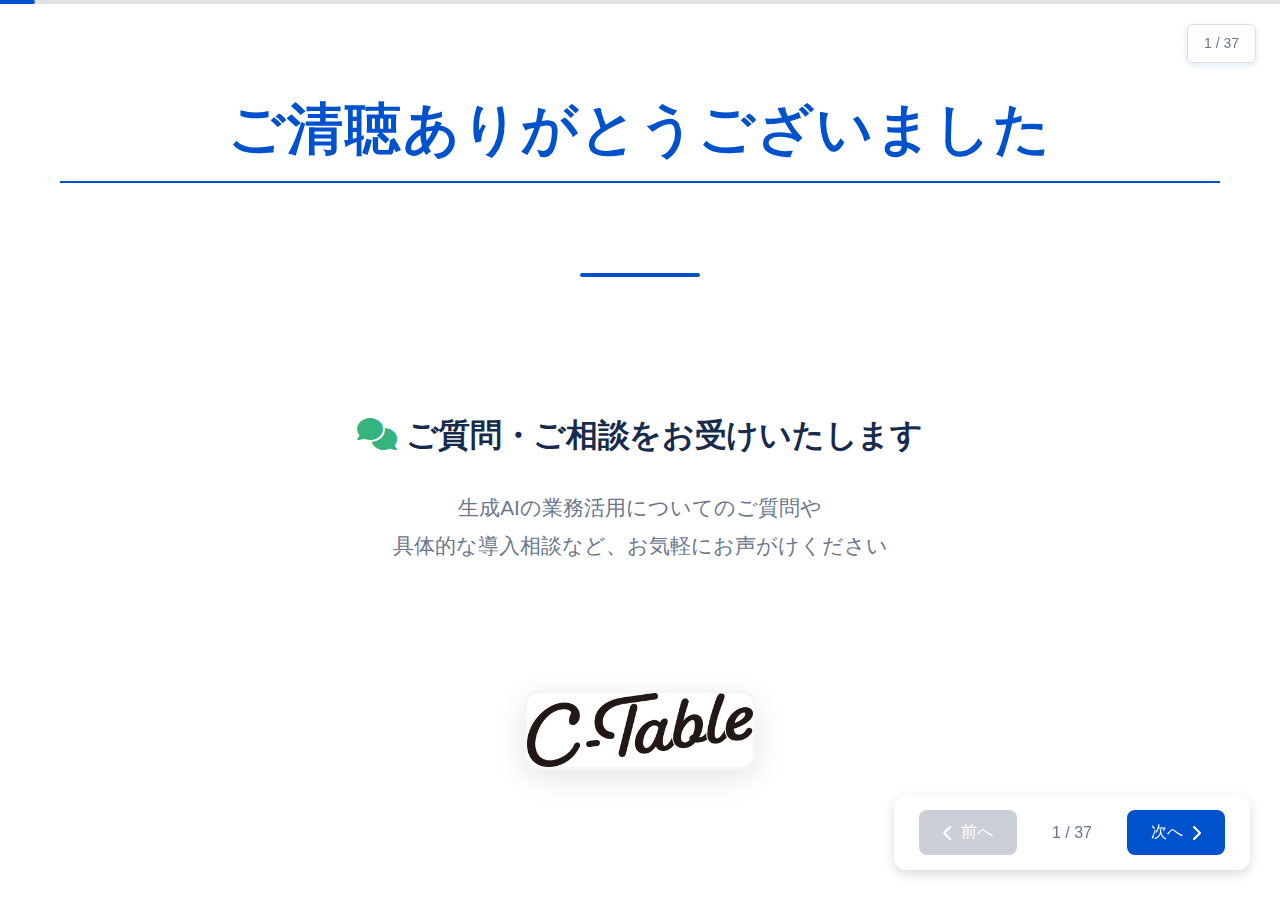
<file: index.html>
<!DOCTYPE html>
<html lang="ja">
<head>
    <meta charset="UTF-8">
    <meta name="viewport" content="width=device-width, initial-scale=1.0">
    <title>業務における生成AI活用法 - ヤマハモーターエンジニアリング様向け</title>
    <link rel="stylesheet" href="https://cdnjs.cloudflare.com/ajax/libs/font-awesome/6.4.0/css/all.min.css">
    <link rel="stylesheet" href="css/style.css">
</head>
<body>
    <!-- プログレスバー -->
    <div class="progress-bar">
        <div class="progress-fill" id="progressBar"></div>
    </div>

    <!-- スライド番号 -->
    <div class="slide-number" id="slideNumber">1 / 37</div>

    <!-- プレゼンテーションコンテナ -->
    <div class="presentation-container">
        
        <!-- スライド1: タイトル -->
        <div class="slide active title-slide">
            <div style="position: absolute; top: 20px; left: 60px; text-align: left;">
                <p style="font-size: 1.5em; color: var(--text-secondary); font-weight: 500; letter-spacing: 1px;">
                    ヤマハモーターエンジニアリング様向け
                </p>
            </div>

            <h1>業務における生成AI活用法</h1>
            <p class="subtitle" style="font-size: 1.4em; margin-top: 30px;">
                プロンプトエンジニアリングで実現する業務効率化
            </p>
            <div class="date" style="margin-top: 50px;">2025年11月17日</div>
            <div class="logo">
                <img src="img/c-table_logo.png" alt="会社ロゴ" style="height: 80px; margin-top: 40px;">
            </div>
        </div>

        <!-- スライド2: プロンプトとは？ -->
        <div class="slide">
            <h1>プロンプトとは？</h1>
            <h2><i class="fas fa-comments"></i> AIへの指示・質問文のこと</h2>
            
            <div class="comparison">
                <div class="comparison-item before">
                    <h3><i class="fas fa-times-circle"></i> 曖昧なプロンプト</h3>
                    <pre><code>天気を教えて</code></pre>
                    <div class="result-box error">
                        <strong>結果:</strong> どこの？いつの？何が知りたい？
                    </div>
                </div>
                <div class="comparison-item after">
                    <h3><i class="fas fa-check-circle"></i> 明確なプロンプト</h3>
                    <pre><code>明日の東京の天気と気温、
降水確率を教えてください</code></pre>
                    <div class="result-box success">
                        <strong>結果:</strong> 具体的で実用的な情報を取得
                    </div>
                </div>
            </div>
            
            <div class="highlight-box">
                <h3><i class="fas fa-key"></i> 重要ポイント</h3>
                <p><strong>同じAIでも、プロンプト（指示）の質で出力結果が大きく変わります。</strong><br>
                適切なプロンプトを作成することが、AI活用の第一歩です。</p>
            </div>
        </div>

        <!-- スライド3: プロンプトエンジニアリングとは？ -->
        <div class="slide">
            <h1>プロンプトエンジニアリングとは？</h1>
            <div class="feature-grid">
                <div class="feature-item">
                    <div class="feature-icon"><i class="fas fa-bullseye"></i></div>
                    <h3>AIへの指示の最適化技術</h3>
                    <p>同じAIでも、指示の仕方で出力品質が大きく変わる</p>
                </div>
                <div class="feature-item">
                    <div class="feature-icon"><i class="fas fa-bolt"></i></div>
                    <h3>業務効率化の鍵</h3>
                    <p>適切なプロンプトで作業時間を大幅に短縮</p>
                </div>
                <div class="feature-item">
                    <div class="feature-icon"><i class="fas fa-chart-line"></i></div>
                    <h3>必須スキル</h3>
                    <p>AI時代に求められる重要な技術スキル</p>
                </div>
            </div>
        </div>

        <!-- スライド4: 効果的なプロンプトの3要素 -->
        <div class="slide">
            <h1>効果的なプロンプトの3要素</h1>
            <pre><code>あなたは[役割・専門家]です。 ← <span class="highlight">要素1: 役割指定</span>

以下の条件で出力してください。

## 条件 ← <span class="highlight">要素2: 条件設定</span>
- 目的: [最終的に達成したいこと]
- 制約: [字数制限、注意事項など]
- 文体: [簡潔でわかりやすい / 専門的で正確など]

## 出力形式 ← <span class="highlight">要素3: 出力形式指定</span>
[Markdown / 箇条書き / 表形式など]

## 入力
[ここに依頼内容を記載]</code></pre>
        </div>

        <!-- スライド5: プロンプト例（3要素の実践） -->
        <div class="slide">
            <h1>プロンプト例（3要素の実践）</h1>
            <h2><i class="fas fa-lightbulb"></i> 前ページのプロンプトの3要素を使った例</h2>

            <pre><code>あなたは英語教師です。 ← <span class="highlight">要素1: 役割指定</span>

以下の条件で出力してください。

## 条件 ← <span class="highlight">要素2: 条件設定</span>
- 目的: 学習者が日常英会話を練習できるようにする
- 制約: 1回の会話で5往復以内、簡単な英語
- 文体: Friendlyでわかりやすく

## 出力形式 ← <span class="highlight">要素3: 出力形式指定</span>
Markdown（「教師」「生徒」形式の対話）

## 入力
テーマ: レストランで注文する会話</code></pre>

            <div class="highlight-box" style="margin-top: 30px;">
                <h3><i class="fas fa-check-circle"></i> ポイント</h3>
                <p>3要素を明確に指定することで、<strong>AIが期待通りの形式で会話練習を生成</strong>します。<br>
                このテンプレートは様々な場面に応用可能です。</p>
            </div>
        </div>

        <!-- スライド6: フレームワークのメリット -->
        <div class="slide">
            <h1>このフレームワークのメリット</h1>
            <div class="feature-grid">
                <div class="feature-item">
                    <div class="feature-icon"><i class="fas fa-graduation-cap"></i></div>
                    <h3>学習コストが低い</h3>
                    <p>3要素だけで覚えられる</p>
                </div>
                <div class="feature-item">
                    <div class="feature-icon"><i class="fas fa-cog"></i></div>
                    <h3>カスタマイズが容易</h3>
                    <p>業務に応じて条件を調整可能</p>
                </div>
                <div class="feature-item">
                    <div class="feature-icon"><i class="fas fa-rocket"></i></div>
                    <h3>品質が安定</h3>
                    <p>このテンプレートで一定の出力品質が期待できる</p>
                </div>
            </div>
            <div class="summary-box">
                <h2><i class="fas fa-lightbulb"></i> 重要ポイント</h2>
                <p>シンプルながら効果的なこのフレームワークにより、<br>
                <strong>初学者でも即座に高品質なAI活用</strong>を実現できます</p>
            </div>
        </div>

        <!-- スライド7: 基本プロンプト -->
        <div class="slide">
            <h1>基本プロンプト</h1>
            <pre><code>あなたは[役割・専門家]です。

以下の条件で出力してください。

## 条件
- 目的: [最終的に達成したいこと]
- 制約: [字数制限、注意事項など]
- 文体: [簡潔でわかりやすい / 専門的で正確など]

## 出力形式
[Markdown / 箇条書き / 表形式など]

## 入力
[ここに依頼内容やデータを記載]

## 出力
[ここに「求める出力」を明示、例：レポートを作成してください]</code></pre>
        </div>

        <!-- スライド8: Markdown形式とは？ -->
        <div class="slide">
            <h1>Markdown形式とは？</h1>
            <h2><i class="fas fa-code"></i> AIが理解しやすい文書構造化フォーマット</h2>

            <div class="summary-box">
                <p><strong>Markdown</strong>は、シンプルな記法で文書を構造化できる軽量マークアップ言語です。<br>
                プレーンテキストで書きながら、見出し・リスト・表などの構造を表現できます。</p>
            </div>

            <div class="feature-grid">
                <div class="feature-item">
                    <div class="feature-icon"><i class="fas fa-robot"></i></div>
                    <h3>構造が明確</h3>
                    <p>AIが文書の階層や要素を<br>正確に解析できる</p>
                </div>
                <div class="feature-item">
                    <div class="feature-icon"><i class="fas fa-eye"></i></div>
                    <h3>読みやすい</h3>
                    <p>人間にも機械にも<br>理解しやすい形式</p>
                </div>
                <div class="feature-item">
                    <div class="feature-icon"><i class="fas fa-magic"></i></div>
                    <h3>整形が簡単</h3>
                    <p>AIの出力を自動的に<br>見やすく整形</p>
                </div>
            </div>

            <div class="highlight-box">
                <h3><i class="fas fa-star"></i> なぜAIと相性が良いのか？</h3>
                <p>Markdownは<strong>構造と内容が分離</strong>されているため、AIが意図を正確に理解し、<br>
                整理された形式で情報を出力できます。</p>
            </div>
        </div>

        <!-- スライド9: Markdownの基本記法 -->
        <div class="slide">
            <h1>Markdownの基本記法</h1>
            <h2><i class="fas fa-list-ul"></i> プロンプトでよく使う記法例</h2>
            
            <div class="comparison">
                <div class="comparison-item before">
                    <h3><i class="fas fa-edit"></i> Markdown記法</h3>
                    <pre><code># 見出し1
## 見出し2
### 見出し3

- 箇条書き項目1
- 箇条書き項目2
  - ネストも可能

**強調（太字）**
*イタリック*

| 列1 | 列2 | 列3 |
|-----|-----|-----|
| データA | データB | データC |</code></pre>
                </div>
                <div class="comparison-item after">
                    <h3><i class="fas fa-desktop"></i> 表示結果</h3>
                    <div style="padding: 20px; background: white; border-radius: 8px;">
                        <h1 style="font-size: 1.8em; margin: 10px 0;">見出し1</h1>
                        <h2 style="font-size: 1.4em; margin: 10px 0;">見出し2</h2>
                        <h3 style="font-size: 1.2em; margin: 10px 0;">見出し3</h3>
                        <ul style="margin: 15px 0;">
                            <li>箇条書き項目1</li>
                            <li>箇条書き項目2
                                <ul><li>ネストも可能</li></ul>
                            </li>
                        </ul>
                        <p><strong>強調（太字）</strong><br>
                        <em>イタリック</em></p>
                        <table style="border-collapse: collapse; margin-top: 10px;">
                            <tr style="background: #f0f0f0;">
                                <th style="border: 1px solid #ddd; padding: 8px;">列1</th>
                                <th style="border: 1px solid #ddd; padding: 8px;">列2</th>
                                <th style="border: 1px solid #ddd; padding: 8px;">列3</th>
                            </tr>
                            <tr>
                                <td style="border: 1px solid #ddd; padding: 8px;">データA</td>
                                <td style="border: 1px solid #ddd; padding: 8px;">データB</td>
                                <td style="border: 1px solid #ddd; padding: 8px;">データC</td>
                            </tr>
                        </table>
                    </div>
                </div>
            </div>
            
            <div class="highlight-box">
                <h3><i class="fas fa-lightbulb"></i> プロンプトでの活用方法</h3>
                <p>「<strong>Markdown形式で出力してください</strong>」と指示するだけで、<br>
                見出し・箇条書き・表などが整形された、読みやすい出力を得られます。</p>
            </div>
        </div>

        <!-- スライド10: 実例：議事録をMarkdown化 -->
        <div class="slide">
            <h1>実例：議事録をMarkdown化</h1>
            <h2><i class="fas fa-file-alt"></i> 非構造化テキストを構造化文書へ変換</h2>

            <div class="comparison">
                <div class="comparison-item before">
                    <h3><i class="fas fa-file-text"></i> 生テキストの議事録</h3>
                    <pre style="font-size: 0.85em; line-height: 1.5;"><code>設計レビュー会議 2025年11月5日
参加者 山田(設計)、田中(製造)、佐藤(品質)

議題
新型モーター冷却機構の設計変更について検討しました。
現行のファン方式から水冷方式への変更を提案。

決定事項
水冷方式を採用する。試作は12月開始。

課題
配管レイアウトの最適化が必要。
騒音レベルの測定も実施する。

アクションアイテム
山田：配管設計図を11月15日までに作成
田中：試作スケジュール調整
佐藤：騒音測定の準備</code></pre>
                </div>
                <div class="comparison-item after">
                    <div class="markdown-tabs">
                        <button class="tab-btn active" onclick="switchTab('markdown')">
                            <i class="fas fa-code"></i> Markdown記述
                        </button>
                        <button class="tab-btn" onclick="switchTab('preview')">
                            <i class="fas fa-eye"></i> プレビュー
                        </button>
                    </div>

                    <div id="markdown-content" class="tab-content active">
                        <pre style="font-size: 0.8em; line-height: 1.5; max-height: 420px; overflow-y: auto;"><code># 設計レビュー会議

**日時:** 2025年11月5日
**参加者:** 山田(設計)、田中(製造)、佐藤(品質)

## 議題
新型モーター冷却機構の設計変更について

## 検討内容
- 現行のファン方式から水冷方式への変更を提案

## 決定事項
- ✅ 水冷方式を採用
- ✅ 試作開始: 2025年12月

## 課題
- 配管レイアウトの最適化
- 騒音レベルの測定

## アクションアイテム
| 担当者 | 内容 | 期限 |
|--------|------|------|
| 山田 | 配管設計図作成 | 11/15 |
| 田中 | 試作スケジュール調整 | - |
| 佐藤 | 騒音測定準備 | - |</code></pre>
                    </div>

                    <div id="preview-content" class="tab-content" style="display: none;">
                        <div style="padding: 20px; background: white; border-radius: 8px; font-size: 0.9em; max-height: 420px; overflow-y: auto;">
                            <h1 style="font-size: 1.6em; margin: 10px 0; border-bottom: 2px solid var(--primary-color); padding-bottom: 8px;">設計レビュー会議</h1>
                            <p style="margin: 10px 0;"><strong>日時:</strong> 2025年11月5日<br>
                            <strong>参加者:</strong> 山田(設計)、田中(製造)、佐藤(品質)</p>

                            <h2 style="font-size: 1.3em; margin: 15px 0 10px 0; color: var(--primary-color);">議題</h2>
                            <p style="margin: 5px 0;">新型モーター冷却機構の設計変更について</p>

                            <h2 style="font-size: 1.3em; margin: 15px 0 10px 0; color: var(--primary-color);">検討内容</h2>
                            <ul style="margin: 5px 0; padding-left: 20px;">
                                <li>現行のファン方式から水冷方式への変更を提案</li>
                            </ul>

                            <h2 style="font-size: 1.3em; margin: 15px 0 10px 0; color: var(--primary-color);">決定事項</h2>
                            <ul style="margin: 5px 0; padding-left: 20px;">
                                <li>✅ 水冷方式を採用</li>
                                <li>✅ 試作開始: 2025年12月</li>
                            </ul>

                            <h2 style="font-size: 1.3em; margin: 15px 0 10px 0; color: var(--primary-color);">課題</h2>
                            <ul style="margin: 5px 0; padding-left: 20px;">
                                <li>配管レイアウトの最適化</li>
                                <li>騒音レベルの測定</li>
                            </ul>

                            <h2 style="font-size: 1.3em; margin: 15px 0 10px 0; color: var(--primary-color);">アクションアイテム</h2>
                            <table style="border-collapse: collapse; width: 100%; margin-top: 10px;">
                                <tr style="background: #f0f0f0;">
                                    <th style="border: 1px solid #ddd; padding: 8px; text-align: left;">担当者</th>
                                    <th style="border: 1px solid #ddd; padding: 8px; text-align: left;">内容</th>
                                    <th style="border: 1px solid #ddd; padding: 8px; text-align: left;">期限</th>
                                </tr>
                                <tr>
                                    <td style="border: 1px solid #ddd; padding: 8px;">山田</td>
                                    <td style="border: 1px solid #ddd; padding: 8px;">配管設計図作成</td>
                                    <td style="border: 1px solid #ddd; padding: 8px;">11/15</td>
                                </tr>
                                <tr>
                                    <td style="border: 1px solid #ddd; padding: 8px;">田中</td>
                                    <td style="border: 1px solid #ddd; padding: 8px;">試作スケジュール調整</td>
                                    <td style="border: 1px solid #ddd; padding: 8px;">-</td>
                                </tr>
                                <tr>
                                    <td style="border: 1px solid #ddd; padding: 8px;">佐藤</td>
                                    <td style="border: 1px solid #ddd; padding: 8px;">騒音測定準備</td>
                                    <td style="border: 1px solid #ddd; padding: 8px;">-</td>
                                </tr>
                            </table>
                        </div>
                    </div>
                </div>
            </div>

            <div class="feature-grid" style="margin-top: 25px;">
                <div class="feature-item">
                    <div class="feature-icon"><i class="fas fa-list"></i></div>
                    <h3>見出しで情報整理</h3>
                    <p>階層構造が明確に</p>
                </div>
                <div class="feature-item">
                    <div class="feature-icon"><i class="fas fa-eye"></i></div>
                    <h3>視認性が向上</h3>
                    <p>重要情報を即座に把握</p>
                </div>
                <div class="feature-item">
                    <div class="feature-icon"><i class="fas fa-robot"></i></div>
                    <h3>AI処理に最適</h3>
                    <p>構造化データで精度UP</p>
                </div>
            </div>
        </div>

        <!-- スライド11: ChatGPTへのMarkdown指定プロンプト -->
        <div class="slide">
            <h1>ChatGPTへのMarkdown指定プロンプト</h1>
            <h2><i class="fas fa-terminal"></i> 構造化された出力を得るための指示方法</h2>

            <div class="prompt-example">
                <h3><i class="fas fa-pen"></i> プロンプト例</h3>
                <pre><code>あなたは産業用ロボットの技術営業担当者です。

以下の条件で出力してください。

## 条件
- 目的: 顧客にヤマハモーター製ロボットの特徴を分かりやすく紹介する
- 制約: 3製品を紹介、各製品の概要は50文字程度
- 文体: 専門的でありながら分かりやすく

## 出力形式
Markdown形式で以下の構造：

## 製品名
**概要**: 50文字程度で製品の特徴を説明
### 主要スペック・特長
- 特長1
- 特長2
- 特長3

## 入力
ヤマハモーター製の産業用ロボットの特徴を3つ紹介してください。</code></pre>
            </div>

            <div class="highlight-box">
                <h3><i class="fas fa-check-circle"></i> 効果的な指定のポイント</h3>
                <ul style="text-align: left; margin: 10px 20px;">
                    <li><strong>「Markdown形式で」</strong>と明示的に指定</li>
                    <li>出力形式の<strong>具体例を提示</strong></li>
                    <li>階層構造（##、###）を使って<strong>情報を整理</strong></li>
                </ul>
            </div>
        </div>

        <!-- スライド12: ChatGPTのMarkdown出力例 -->
        <div class="slide">
            <h1>ChatGPTのMarkdown出力例</h1>
            <h2><i class="fas fa-file-alt"></i> 実際のAI出力結果</h2>

            <div class="output-example">
                <h3><i class="fas fa-code"></i> Markdown形式の出力</h3>
                <pre style="font-size: 0.85em; max-height: 300px; overflow-y: auto;"><code># ヤマハモーター産業用ロボット

## 1. YK-TW シリーズ
**概要**: 高速・高精度なスカラロボット。電子部品実装に最適

### 主要スペック・特長
- 可搬重量: 3kg、動作範囲: φ400mm
- 業界トップクラスの繰り返し精度 ±0.01mm
- コンパクト設計で省スペース化を実現

## 2. YK-X シリーズ
**概要**: 多関節ロボット。組立・検査・搬送など多用途対応

### 主要スペック・特長
- 可搬重量: 10kg、6軸制御
- 柔軟な動作で複雑な作業に対応
- 直感的な操作が可能な専用コントローラー

## 3. YK-AR シリーズ
**概要**: 協働ロボット。人と同じ作業空間で安全に稼働

### 主要スペック・特長
- 安全認証取得済み（ISO 10218-1準拠）
- 力覚センサー搭載で衝突検知
- 簡単な教示で迅速な立ち上げが可能</code></pre>
            </div>

            <div class="feature-grid" style="margin-top: 30px;">
                <div class="feature-item">
                    <div class="feature-icon"><i class="fas fa-check"></i></div>
                    <h3>階層構造が明確</h3>
                    <p>見出しレベルで<br>情報を整理</p>
                </div>
                <div class="feature-item">
                    <div class="feature-icon"><i class="fas fa-copy"></i></div>
                    <h3>再利用が簡単</h3>
                    <p>そのまま文書に<br>コピー＆ペースト</p>
                </div>
                <div class="feature-item">
                    <div class="feature-icon"><i class="fas fa-exchange-alt"></i></div>
                    <h3>他ツールへ転用</h3>
                    <p>Word、Notion等へ<br>簡単に移行</p>
                </div>
            </div>
        </div>

        <!-- スライド13: 音声デモ - 技術アドバイザーAI体験 -->
        <div class="slide">
            <h1>音声デモ - 技術アドバイザーAI体験</h1>
            <h2><i class="fas fa-microphone"></i> ヤマハモーター製品情報を元にした対話型デモンストレーション</h2>

            <div class="prompt-example" style="margin-top: 25px;">
                <h3><i class="fas fa-script"></i> 使用するプロンプト</h3>
                <pre style="font-size: 0.8em; max-height: 400px; overflow-y: auto;"><code>あなたは産業用ロボットの技術営業担当です。
以下のヤマハモーター製品の情報を元に、私（顧客のエンジニア）に対して
自然な会話で製品説明とヒアリングをしてください。

【製品情報】
## 1. YK-TW シリーズ
**概要**: 高速・高精度なスカラロボット。電子部品実装に最適
### 主要スペック・特長
- 可搬重量: 3kg、動作範囲: φ400mm
- 業界トップクラスの繰り返し精度 ±0.01mm
- コンパクト設計で省スペース化を実現

## 2. YK-X シリーズ
**概要**: 多関節ロボット。組立・検査・搬送など多用途対応
### 主要スペック・特長
- 可搬重量: 10kg、6軸制御
- 柔軟な動作で複雑な作業に対応
- 直感的な操作が可能な専用コントローラー

## 3. YK-AR シリーズ
**概要**: 協働ロボット。人と同じ作業空間で安全に稼働
### 主要スペック・特長
- 安全認証取得済み（ISO 10218-1準拠）
- 力覚センサー搭載で衝突検知
- 簡単な教示で迅速な立ち上げが可能

【対話条件】
- 1つ目の質問から始めてください
- 私の回答に応じて自然に会話を続けてください
- 顧客の課題を引き出すような質問をしてください
- 専門的でありながら分かりやすいトーンで
- 私が「対話を開始してください」と言ったら、質問を始めてください

では、対話開始の合図を待ってください。</code></pre>
            </div>

            <div class="feature-grid" style="margin-top: 25px;">
                <div class="card success" style="padding: 15px;">
                    <div class="feature-icon">🎬</div>
                    <h4>リアルな対話体験</h4>
                    <p style="font-size: 0.9em;">AIが自然な質問で会話をリード</p>
                </div>
                <div class="card primary" style="padding: 15px;">
                    <div class="feature-icon">📊</div>
                    <h4>データ活用の実例</h4>
                    <p style="font-size: 0.9em;">スライド11の情報を元にした応用</p>
                </div>
                <div class="card warning" style="padding: 15px;">
                    <div class="feature-icon">🎤</div>
                    <h4>音声対話</h4>
                    <p style="font-size: 0.9em;">実際の音声でのやり取りを体験</p>
                </div>
            </div>

            <div class="highlight-box" style="margin-top: 20px;">
                <h3><i class="fas fa-lightbulb"></i> 期待される展開例</h3>
                <ul style="text-align: left; margin: 10px 20px; font-size: 0.95em;">
                    <li>「現在の生産ラインで課題に感じていることはありますか？」</li>
                    <li>「ロボット導入は初めてでしょうか？」</li>
                    <li>「繰り返し精度±0.01mmは御社の要求仕様を満たしますか？」</li>
                </ul>
            </div>
        </div>

        <!-- スライド14: プロンプト自体をChatGPTに作成してもらう -->
        <div class="slide">
            <h1>プロンプト自体をChatGPTに作成してもらう</h1>
            <pre><code>製造業のエンジニアとして、顧客からの技術問い合わせに
メールで返信したいです。

[メール本文]

このプロンプトをもっとよくして。</code></pre>
        </div>

        <!-- スライド15: 出力例 -->
        <div class="slide">
            <h1>出力例</h1>
            <pre><code>あなたは製造業の技術サポートエンジニアです。
顧客から届いた技術問い合わせメールに対して、以下の条件で返信文を作成してください。

【条件】
1. 冒頭で問い合わせに対する感謝を述べる。
2. 問い合わせ内容を簡潔に要約して触れる。
3. 技術的な回答を論理的かつ分かりやすく説明する。
4. 必要に応じて仕様書や図面の参照を案内する。
5. 専門用語を使用する際は、必要に応じて補足説明を入れる。
6. 1文は60文字程度を目安にし、読みやすくする。
7. 最後に追加の技術サポート窓口を案内する。

【出力形式】
- 件名
- 本文（改行・段落あり）</code></pre>
        </div>

        <!-- スライド16: ライブデモ - ターゲット別プロンプト生成アシスタント -->
        <div class="slide">
            <h1>✨ ライブデモ: ターゲット別プロンプト生成アシスタント</h1>
            <h2>職種と目的を入力してプロンプトを生成してください。</h2>

            <div class="dify-demo-container">
                <div class="demo-form">
                    <div class="form-row">
                        <div class="form-group">
                            <label for="jobRole">職種</label>
                            <select id="jobRole" class="form-control">
                                <option value="営業担当">営業担当</option>
                                <option value="技術サポート">技術サポート</option>
                                <option value="設計エンジニア">設計エンジニア</option>
                                <option value="製造エンジニア">製造エンジニア</option>
                                <option value="品質管理">品質管理</option>
                                <option value="プロジェクトマネージャー">プロジェクトマネージャー</option>
                            </select>
                        </div>
                        <div class="form-group flex-grow">
                            <label for="businessGoal">業務目的</label>
                            <input type="text" id="businessGoal" class="form-control" placeholder="顧客へのフォローアップメールの作成" value="顧客へのフォローアップメールの作成">
                        </div>
                    </div>

                    <button id="generatePromptBtn" class="generate-btn" onclick="generatePrompt()">
                        ✨ プロンプトを生成する
                    </button>
                </div>

                <div class="demo-result">
                    <div style="display: flex; justify-content: space-between; align-items: center; margin-bottom: 20px;">
                        <h3 style="margin: 0;"><i class="fas fa-magic"></i> 生成結果（ここにAIが最適なプロンプト例を出力します）：</h3>
                        <button id="copyPromptBtn" class="copy-prompt-btn" onclick="copyGeneratedPrompt()" style="display: none;">
                            <i class="fas fa-copy"></i> コピー
                        </button>
                    </div>
                    <div id="promptResult" class="result-content">
                        <p class="placeholder-text">職種と業務目的を選択して、「プロンプトを生成してデモする」ボタンをクリックしてください。</p>
                    </div>
                    <div id="loadingIndicator" class="loading-indicator" style="display: none;">
                        <i class="fas fa-spinner fa-spin"></i> AIがプロンプトを生成中...
                    </div>
                </div>
            </div>
        </div>

        <!-- スライド17: ファイルアップロードを利用した実践事例 -->
        <div class="slide">
            <h1>ファイルアップロードを利用した実践事例</h1>
            <h2><i class="fas fa-upload"></i> 技術文書・議事録の活用で業務効率を飛躍的に向上</h2>

            <div class="feature-grid">
                <div class="card success">
                    <div class="feature-icon">
                        <i class="fas fa-question-circle"></i>
                    </div>
                    <h3>事例1: 設計レビュー議事録からFAQ自動生成</h3>
                    <ul>
                        <li><strong>課題</strong>：設計レビューで出た質問や指摘事項の共有</li>
                        <li><strong>解決</strong>：Q&A形式で技術FAQを自動作成</li>
                        <li><strong>効果</strong>：手作業2時間 → 5分で完了</li>
                    </ul>
                </div>

                <div class="card warning">
                    <div class="feature-icon">
                        <i class="fas fa-tasks"></i>
                    </div>
                    <h3>事例2: プロジェクト会議のアクションアイテム自動抽出</h3>
                    <ul>
                        <li><strong>課題</strong>：会議議事録から担当者別のアクションアイテム抽出</li>
                        <li><strong>解決</strong>：部門別・担当者別TODOリストを自動作成</li>
                        <li><strong>効果</strong>：抜け漏れ防止、タスク管理の効率化</li>
                    </ul>
                </div>
            </div>

            <div class="highlight-box">
                <h3><i class="fas fa-lightbulb"></i> ポイント</h3>
                <p>議事録ファイルをアップロードするだけで、<strong>眠っている情報資産を即座に活用可能な形に変換</strong>できます。</p>
            </div>
        </div>

        <!-- スライド18: 設計レビュー議事録から技術FAQを作成 -->
        <div class="slide">
            <h1>設計レビュー議事録 - YKシリーズ次期モデル</h1>
            <div style="display: flex; justify-content: space-between; align-items: center; margin-bottom: 20px;">
                <p style="font-size: 1.2em; color: var(--text-secondary);">プロジェクトの設計レビュー会議の議事録</p>
                <a href="設計レビュー議事録_YKシリーズ次期モデル.docx" download class="download-btn">
                    <i class="fas fa-download"></i> Word版をダウンロード
                </a>
            </div>
            <div class="iframe-container">
                <iframe src="gijiroku.html" frameborder="0"></iframe>
            </div>
        </div>

        <!-- スライド19: プロンプト例（議事録FAQ） -->
        <div class="slide">
            <h1>プロンプト例</h1>
            <pre><code>あなたは製造業の技術ドキュメント作成担当です。
私はプロジェクトチームの技術FAQを作成する担当者です。

## 出力条件
1. 目的：設計レビュー議事録で言及された技術的な質問や指摘事項から
   FAQ形式にまとめる
2. 形式：Q&A形式（Markdown見出しつき）
3. 文体：技術的に正確で、エンジニアが理解しやすい言葉で
4. 制約：1つの質問は100文字以内、回答は300文字以内
5. 出力の質：
   - 質問が具体的で、技術的に明確であること
   - 回答は根拠や仕様を含めること
   - 必要に応じて図面番号や仕様書番号を参照すること

## 入力
設計レビュー議事録データ（PDF/Wordファイル）

## 出力
技術FAQを作成してください。</code></pre>
        </div>

        <!-- スライド20: ChatGPTに議事録ファイルをアップロードして、出力した例 -->
        <div class="slide">
            <h1>Copilotに議事録ファイルをアップロードして、出力した例</h1>
            <div class="image-container">
                <img src="img/copilot.png" alt="議事録FAQ作成結果">
            </div>
        </div>

        <!-- スライド21: プロジェクト会議議事録から部門別アクションアイテムを作成 -->
        <div class="slide">
            <h1>プロジェクト定例会議 議事録 - YK-X次期開発プロジェクト</h1>
            <div style="display: flex; justify-content: space-between; align-items: center; margin-bottom: 20px;">
                <p style="font-size: 1.2em; color: var(--text-secondary);">プロジェクト定例会議の議事録</p>
                <a href="プロジェクト定例会議議事録_YK-X次期開発.docx" download class="download-btn">
                    <i class="fas fa-download"></i> Word版をダウンロード
                </a>
            </div>

            <div style="background: white; padding: 30px; border-radius: 12px; box-shadow: var(--elevation-shadow); overflow-y: auto; max-height: 550px; line-height: 1.8; font-size: 1.05rem;">
                <h2 style="color: var(--primary-color); border-bottom: 2px solid var(--primary-color); padding-bottom: 10px;">YK-X次期開発プロジェクト 定例会議</h2>

                <p><strong>日時:</strong> 2025年11月10日 14:00-16:00<br>
                <strong>場所:</strong> 第1会議室<br>
                <strong>参加者:</strong></p>
                <ul style="margin-left: 30px;">
                    <li>設計部: 山田太郎、佐藤花子</li>
                    <li>製造部: 鈴木一郎、田中次郎</li>
                    <li>品質管理部: 伊藤三郎</li>
                    <li>購買部: 高橋四郎</li>
                </ul>

                <h3 style="color: var(--primary-color); margin-top: 25px;">1. プロジェクト進捗報告</h3>

                <h4 style="margin-top: 15px;">設計部（山田）</h4>
                <ul style="margin-left: 30px;">
                    <li>モーター制御基板の設計が完了。試作用CADデータは11月15日までに製造部へ共有予定。</li>
                    <li>冷却ファンの騒音問題について、代替部品の選定を検討中。12月初旬までに候補をリストアップする。</li>
                    <li>強度計算書の安全率が仕様を下回る箇所があるため、佐藤が再確認し、11月20日までに報告する。</li>
                </ul>

                <h4 style="margin-top: 15px;">製造部（鈴木）</h4>
                <ul style="margin-left: 30px;">
                    <li>試作品の製作スケジュールについて、材料調達の遅延により12月5日開始に変更。詳細スケジュールは11月18日までに確認する。</li>
                    <li>組立工程の見直しが必要。田中が工程表を更新し、11月25日までに関係部署へ共有する。</li>
                    <li>新規設備の導入について、来週中に見積もりを取得し、購買部へ依頼する。</li>
                </ul>

                <h4 style="margin-top: 15px;">品質管理部（伊藤）</h4>
                <ul style="margin-left: 30px;">
                    <li>試験項目のドラフトを作成済み。設計部と製造部のレビューを11月22日までに実施してほしい。</li>
                    <li>サプライヤーの品質監査を12月中旬に実施予定。訪問日程は購買部と調整中。</li>
                </ul>

                <h4 style="margin-top: 15px;">購買部（高橋）</h4>
                <ul style="margin-left: 30px;">
                    <li>主要部品3点の見積もりを取得。価格交渉を進めており、11月末までに契約予定。</li>
                    <li>冷却ファン代替部品のサプライヤーリストを設計部に提供する（11月13日まで）。</li>
                </ul>

                <h3 style="color: var(--primary-color); margin-top: 25px;">2. 決定事項</h3>
                <ul style="margin-left: 30px;">
                    <li>試作開始日を12月5日に正式決定</li>
                    <li>次回定例会議は11月24日14:00に実施</li>
                    <li>冷却ファン代替部品の最終決定は12月初旬の技術会議で行う</li>
                </ul>

                <h3 style="color: var(--primary-color); margin-top: 25px;">3. 課題・懸念事項</h3>
                <ul style="margin-left: 30px;">
                    <li><strong>【保留】</strong> 強度計算の安全率問題 → 佐藤が再計算後に判断</li>
                    <li><strong>【未解決】</strong> 組立工程の最適化 → 製造部で検討中</li>
                    <li><strong>【要確認】</strong> サプライヤー品質監査の具体日程 → 購買部と品質管理部で調整</li>
                </ul>

                <p style="margin-top: 30px;"><strong>次回会議:</strong> 2025年11月24日 14:00<br>
                <strong>議事録作成:</strong> 山田太郎</p>
            </div>
        </div>

        <!-- スライド22: プロンプト例（議事録TODO抽出） -->
        <div class="slide">
            <h1>プロンプト例</h1>
            <pre><code>あなたはプロジェクトマネージャーのアシスタントです。
私はプロジェクト会議議事録から部門別・担当者別のアクションアイテムを
整理する担当者です。

## 出力条件
1. 目的：プロジェクト会議議事録から、部門別・担当者別のアクションアイテム
   （TODOリスト）を抽出し、タスク管理を効率化する
2. 形式：Markdown形式で部門ごとに見出し（###）をつけて整理
3. 文体：簡潔で分かりやすく「〜を確認」「〜を実施」の形式で統一
4. 制約：
   - 抽出対象は「確認する」「調査する」「検討する」「実施する」と
     記載された事項
   - 「未解決」「保留」「要確認」と記載された課題も含める
   - 期限が記載されている場合は必ず明記する
5. 出力の質：
   - 各部門の担当者ごとにアクションアイテムをグループ化
   - 期限がある項目は [期限: XX/XX] の形式で先頭に記載
   - 優先度が高い項目は ⚠️ マークをつける

## 入力
プロジェクト会議議事録データ（PDF/Wordファイル）

## 出力
部門別・担当者別アクションアイテムリストを作成してください。</code></pre>
        </div>

        <!-- スライド23: ChatGPTに議事録ファイルをアップロードして、出力した例 -->
        <div class="slide">
            <h1>Copilotに議事録ファイルをアップロードして、出力した例</h1>
            <div class="image-container">
                <img src="img/copilot-2.png" alt="議事録TODO抽出結果">
            </div>
        </div>

        <!-- スライド24: 事例3 - 難解な技術論文を対話形式で理解する -->
        <div class="slide">
            <h1>事例3: 難解な技術論文を対話形式で理解する</h1>

            <div class="feature-grid" style="margin-top: 40px;">
                <div class="card warning">
                    <h3><i class="fas fa-exclamation-triangle"></i> 課題</h3>
                    <ul style="text-align: left; margin-top: 15px;">
                        <li>最新の技術論文は専門用語が多く、理解が困難</li>
                        <li>一人で読むと疑問点が解消されず、学習効率が低い</li>
                        <li>専門家に質問する機会が限られている</li>
                    </ul>
                </div>

                <div class="card success">
                    <h3><i class="fas fa-lightbulb"></i> 解決策</h3>
                    <ul style="text-align: left; margin-top: 15px;">
                        <li>AIに「素人と専門家の対話形式」で論文を解説させる</li>
                        <li>素人役が自然な疑問を投げかけ、専門家役が噛み砕いて説明</li>
                        <li>段階的に理解を深められる学習体験を提供</li>
                    </ul>
                </div>
            </div>

            <div class="highlight-box" style="margin-top: 40px; font-size: 1.2em;">
                <strong><i class="fas fa-graduation-cap"></i> 対象論文:</strong>
                <br>"Learning Magnitude Distribution of Sound Fields via Conditioned Autoencoder"
                <br><a href="https://arxiv.org/html/2506.16729v1" target="_blank" style="color: var(--primary-color); text-decoration: underline;">https://arxiv.org/html/2506.16729v1</a>
                <br><span style="font-size: 0.9em; color: var(--text-secondary);">（音響信号処理 × ディープラーニングの最新研究）</span>
            </div>
        </div>

        <!-- スライド25: シンプルなプロンプトでも解説可能 -->
        <div class="slide">
            <h1>シンプルなプロンプトでも解説可能</h1>

            <div style="margin-top: 30px;">
                <h3 style="color: var(--primary-color); margin-bottom: 15px;">
                    <i class="fas fa-terminal"></i> プロンプト例
                </h3>
                <pre style="background: #f4f5f7; padding: 20px; border-radius: 8px; font-size: 1.3em;"><code>https://arxiv.org/html/2506.16729v1

これを解説して</code></pre>
            </div>

            <div style="margin-top: 30px;">
                <h3 style="color: var(--secondary-color); margin-bottom: 15px;">
                    <i class="fas fa-arrow-down"></i> 出力結果
                </h3>
                <div class="image-container" style="max-height: 400px; overflow-y: auto; border: 2px solid var(--light-bg); border-radius: 8px;">
                    <img src="img/simple-prompt-paper.png" alt="シンプルなプロンプトでの論文解説結果">
                </div>
            </div>
        </div>

        <!-- スライド26: プロンプト例（対話形式論文解説） -->
        <div class="slide">
            <h1>より詳細な解説を得るプロンプト例</h1>
            <pre><code>あなたは技術論文の解説者です。
私は新しい技術を学びたいエンジニアです。

## 出力条件
1. 目的：難解な技術論文を、素人と専門家の対話形式で分かりやすく解説し、
   理解を促進する
2. 形式：対話形式（素人役「質問者」と専門家役「解説者」の会話）
3. 文体：専門用語は必ず噛み砕いて説明。比喩や具体例を多用
4. 制約：
   - 素人役は自然な疑問点を5〜7回投げかける
   - 専門家役は段階的に詳しく説明する（いきなり全てを説明しない）
   - 「つまり〜ということですか?」と素人役が理解確認する
   - 技術的な誤りがないよう正確性を保つ
5. 出力の質：
   - 論文の全体像→キーとなる技術→新規性→応用可能性の順で展開
   - 素人が「なぜそれが必要なのか?」「従来法との違いは?」と
     疑問を持つポイントを先回りして解説
   - 最後に3行でサマリーを提示

## 入力
論文のPDFファイルまたはURL

## 出力
素人と専門家の対話形式で論文内容を解説してください。</code></pre>
        </div>

        <!-- スライド27: 対話形式解説の出力例 -->
        <div class="slide">
            <h1>対話形式で論文を解説した出力例</h1>
            <div class="image-container">
                <img src="img/dialogue-paper.png" alt="対話形式論文解説の出力例">
            </div>
        </div>

        <!-- スライド28: 図面PDFから、部品表抽出 -->
        <div class="slide">
            <h1>図面PDFから、部品表抽出</h1>
            <div class="iframe-container">
                <iframe src="pdf/H41K-E0520-00.pdf" frameborder="0"></iframe>
            </div>
        </div>

        <!-- スライド29: プロンプト例（図面） -->
        <div class="slide">
            <h1>プロンプト例</h1>
            <pre><code>あなたは機械図面の部品表を抽出する専門家です。
OCRで読み込んだ図面データから部品表を抽出し、表形式で出力してください。

## 抽出項目
- 品目番号（Item No.）
- 部品番号（Part Number）
- 部品名（Part Name）
- 数量（Quantity）
- メーカー（Manufacturer）

## 出力形式
| 品目番号 | 部品番号 | 部品名 | 数量 | メーカー |
|----------|--------------------|--------------------|------| -----------|
| 1 | H36K-E1730-07 | 取っ手 | 1 | |
| 2 | H36K-E1730-11 | プレート | 4 | |
| 3 | CMGJ100-R | キャスタ | 2 | MISUMI |

## ルール
1. 品目番号は1から連番で出力
2. 部品番号・部品名は正確に抽出（大文字小文字、ハイフン等に注意）
3. 数量・メーカーは記載がない場合は空白
4. OCRの誤認識（O/0、I/1、S/5等）は文脈から修正
5. ヘッダー行と区切り線を含めて出力</code></pre>
        </div>

        <!-- スライド30: 出力例 -->
        <div class="slide">
            <h1>出力例</h1>
            <div class="image-container">
                <img src="img/drawing-output.png" alt="図面部品表抽出結果">
            </div>
        </div>

        <!-- スライド31: 最新AIツール紹介 -->
        <div class="slide">
            <h1>最新AIツール紹介</h1>
            <h2><i class="fas fa-rocket"></i> 注目の2つのGoogleAIツール</h2>

            <div class="feature-grid">
                <div class="card success">
                    <div class="feature-icon"><i class="fas fa-file-alt"></i></div>
                    <h3>NotebookLM</h3>
                    <p>AI文書分析・ノート作成ツール<br>
                    <strong>音声要約機能で話題沸騰</strong></p>
                </div>
                <div class="card primary">
                    <div class="feature-icon"><i class="fas fa-image"></i></div>
                    <h3>Nano Banana</h3>
                    <p>超高速AI画像生成・編集ツール<br>
                    <strong>短時間で画像生成・編集</strong></p>
                </div>
            </div>

            <div class="summary-box" style="margin-top: 30px;">
                <h3><i class="fas fa-info-circle"></i> なぜ今この2つなのか？</h3>
                <p>どちらも<strong>直近で大幅アップデート</strong>され、<br>
                ビジネス現場での実用性が飛躍的に向上しました。</p>
            </div>
        </div>

        <!-- スライド32: NotebookLM概要 -->
        <div class="slide">
            <h1>NotebookLM概要</h1>
            <h2><i class="fas fa-brain"></i> AI文書分析で情報整理を革新</h2>

            <div class="summary-box">
                <p>GoogleのNotebookLMは、アップロードした文書やWebサイトを分析し、<br>
                <strong>AIが理解しやすい形で整理・要約</strong>してくれるツールです。</p>
            </div>

            <div class="feature-grid">
                <div class="feature-item">
                    <h3>音声作成機能</h3>
                    <p>文書をポッドキャスト風の<br>音声対話で要約</p>
                </div>
                <div class="feature-item">
                    <h3>動画作成機能</h3>
                    <p>文書をyoutube風の動画を作成</p>
                </div>
                <div class="feature-item">
                    <h3>レポート</h3>
                    <p>文書をまとめてレポート作成</p>
                </div>
            </div>
        </div>

        <!-- スライド33: NotebookLMの活用例 -->
        <div class="slide">
            <h1>NotebookLMの活用例</h1>
            <h2><i class="fas fa-lightbulb"></i> 業務効率化の具体的な場面</h2>

            <div class="comparison">
                <div class="comparison-item before">
                    <h3><i class="fas fa-clock"></i> 従来の作業</h3>
                    <ul>
                        <li>長い会議資料を手動で読み込み</li>
                        <li>重要なポイントを手作業で抽出</li>
                        <li>要約作成に数時間</li>
                        <li>共有のための資料作成が別途必要</li>
                    </ul>
                </div>
                <div class="comparison-item after">
                    <h3><i class="fas fa-magic"></i> NotebookLM活用後</h3>
                    <ul>
                        <li>資料をアップロードするだけ</li>
                        <li>AIが自動で重要ポイント抽出</li>
                        <li>音声で聞きながら内容把握</li>
                        <li>音声ファイルをそのまま共有可能</li>
                    </ul>
                </div>
            </div>

            <div class="highlight-box">
                <h3><i class="fas fa-star"></i> 2025年最新機能</h3>
                <p><strong>Audio Overview 2.0</strong>：50言語対応、インタラクティブ音声でリアルタイム質問が可能<br>
                <strong>NotebookLM Plus</strong>：有料版で使用制限が大幅拡張（月額制）</p>
            </div>
        </div>

        <!-- スライド34: Nano Banana概要 -->
        <div class="slide">
            <h1>Nano Banana概要</h1>
            <h2><i class="fas fa-bolt"></i> 驚異的な速度の画像AI</h2>

            <div class="summary-box">
                <p>Nano Banana（Gemini 2.5 Flash Image）は、<strong>短時間で画像生成・編集</strong>を実現する<br>
                Googleの革新的な画像AIです。公開1週間で2億枚の画像編集に使用されました。</p>
            </div>

            <div class="feature-grid">
                <div class="card success">
                    <div class="feature-icon"><i class="fas fa-tachometer-alt"></i></div>
                    <h3>超高速処理</h3>
                    <p>従来のAI画像ツールの<br><strong>5-10倍高速</strong></p>
                </div>
                <div class="card primary">
                    <div class="feature-icon"><i class="fas fa-comments"></i></div>
                    <h3>自然言語編集</h3>
                    <p>「背景を雪山に」など<br>日常言葉で指示</p>
                </div>
                <div class="card warning">
                    <div class="feature-icon"><i class="fas fa-user"></i></div>
                    <h3>顔の一貫性</h3>
                    <p>複数回の編集でも<br>人物の特徴を維持</p>
                </div>
            </div>
        </div>

        <!-- スライド35: Nano Bananaの活用例 -->
        <div class="slide">
            <h1>Nano Bananaの活用例</h1>
            <h2><i class="fas fa-palette"></i> 実際の変更例：服装変更</h2>

            <div class="prompt-example" style="margin-bottom: 20px;">
                <h3><i class="fas fa-comment-dots"></i> 使用したプロンプト</h3>
                <pre><code>この男性にスーツを着せてください</code></pre>
            </div>

            <div class="comparison">
                <div class="comparison-item before">
                    <h3><i class="fas fa-arrow-right"></i> 変更前</h3>
                    <div class="image-container" style="margin: 10px 0;">
                        <img src="img/yano_before.jpg" alt="変更前：カジュアル服装" style="max-height: 300px; border-radius: 10px;">
                    </div>
                    <p style="font-size: 0.9em; color: var(--text-secondary);">カジュアルな服装</p>
                </div>
                <div class="comparison-item after">
                    <h3><i class="fas fa-check-circle"></i> 変更後</h3>
                    <div class="image-container" style="margin: 10px 0;">
                        <img src="img/yano_after.png" alt="変更後：スーツ着用" style="max-height: 300px; border-radius: 10px;">
                    </div>
                    <p style="font-size: 0.9em; color: var(--text-secondary);">ビジネススーツに変更</p>
                </div>
            </div>

            <div class="highlight-box">
                <h3><i class="fas fa-star"></i> 注目ポイント</h3>
                <ul style="text-align: left; margin: 10px 20px;">
                    <li>✅ <strong>顔の特徴が完全に保持</strong>されている</li>
                    <li>✅ <strong>短時間</strong>で自然な服装変更が完了</li>
                    <li>✅ シンプルな日本語指示で高品質な結果</li>
                    <li>✅ ビジネス用途に即座に活用可能</li>
                </ul>
            </div>
        </div>

        <!-- スライド36: 新世代AIツールの活用戦略 -->
        <div class="slide">
            <h1>新世代AIツールの活用戦略</h1>
            <h2><i class="fas fa-chess"></i> 業務効率化の次のステップ</h2>

            <div class="comparison">
                <div class="comparison-item before">
                    <h3><i class="fas fa-file-text"></i> 文書・情報処理</h3>
                    <p><strong>NotebookLM</strong>で革新</p>
                    <ul style="font-size: 0.9em;">
                        <li>音声での情報理解</li>
                        <li>AI分析による洞察</li>
                        <li>多言語対応</li>
                    </ul>
                </div>
                <div class="comparison-item after">
                    <h3><i class="fas fa-image"></i> 画像・ビジュアル制作</h3>
                    <p><strong>Nano Banana</strong>で革新</p>
                    <ul style="font-size: 0.9em;">
                        <li>超高速画像生成・編集</li>
                        <li>自然言葉での指示</li>
                        <li>一貫性のある編集</li>
                        <li>コスト効率の大幅向上</li>
                    </ul>
                </div>
            </div>

            <div class="summary-box">
                <h3><i class="fas fa-rocket"></i> 重要ポイント</h3>
                <p>これらの最新AIツールは、<strong>従来の作業プロセスを根本から変革</strong>します。<br>
                早期導入により、競合他社に対する大幅な効率化アドバンテージを獲得できます。</p>
            </div>
        </div>

        <!-- スライド37: ご清聴ありがとうございました -->
        <div class="slide title-slide">
            <h1 style="font-size: 3.5em; color: var(--primary-color); margin-bottom: 40px;">
                ご清聴ありがとうございました
            </h1>
            <div class="divider" style="margin: 50px auto;"></div>

            <div style="margin-top: 60px;">
                <h2 style="font-size: 2em; color: var(--text-color); margin-bottom: 30px;">
                    <i class="fas fa-comments" style="color: var(--secondary-color);"></i>
                    ご質問・ご相談をお受けいたします
                </h2>
                <p style="font-size: 1.3em; color: var(--text-secondary); line-height: 1.8;">
                    生成AIの業務活用についてのご質問や<br>
                    具体的な導入相談など、お気軽にお声がけください
                </p>
            </div>

            <div class="logo" style="margin-top: 80px;">
                <img src="img/c-table_logo.png" alt="会社ロゴ" style="height: 80px;">
            </div>
        </div>

    </div>

    <!-- ナビゲーションコントロール -->
    <div class="nav-controls">
        <button class="nav-btn" id="prevBtn" onclick="changeSlide(-1)">
            <i class="fas fa-chevron-left"></i>
            前へ
        </button>
        <div class="slide-counter" id="slideCounter">1 / 37</div>
        <button class="nav-btn" id="nextBtn" onclick="changeSlide(1)">
            次へ
            <i class="fas fa-chevron-right"></i>
        </button>
    </div>

    <script src="js/presentation.js"></script>
</body>
</html>
</file>
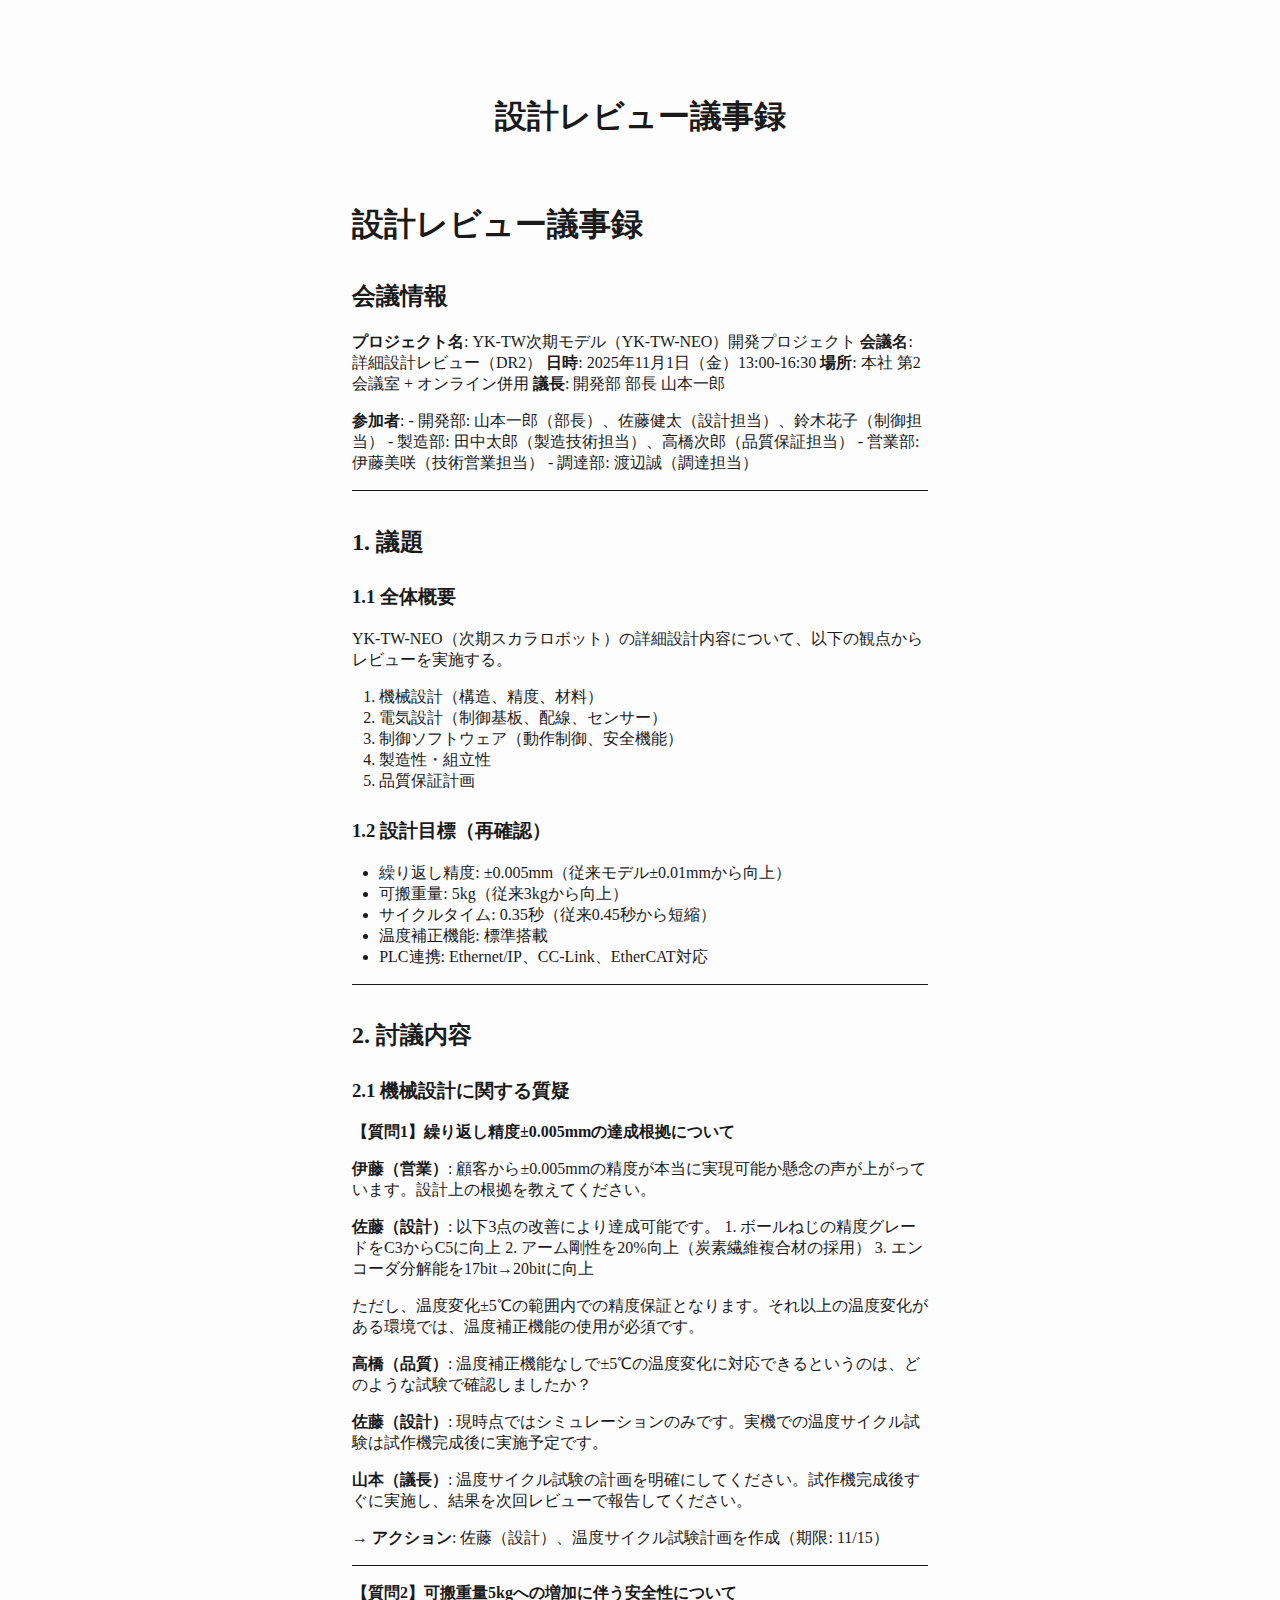
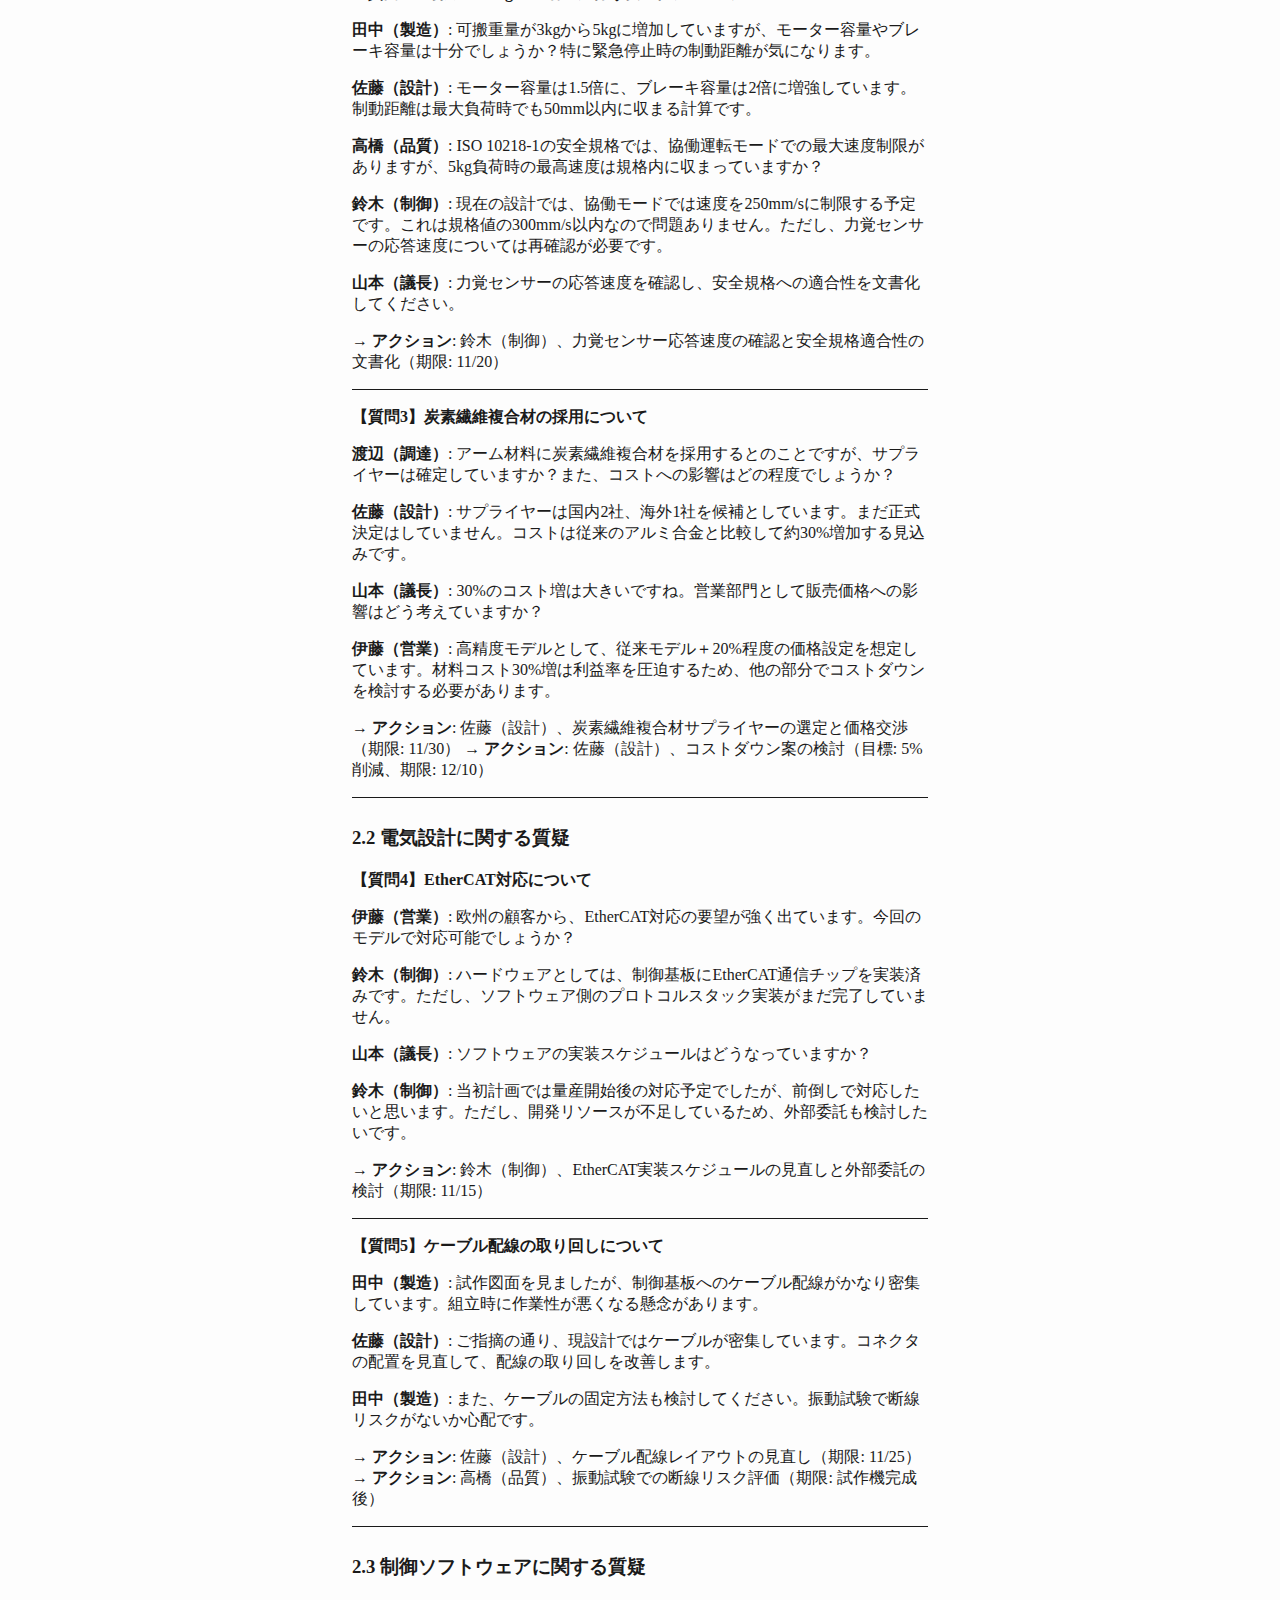
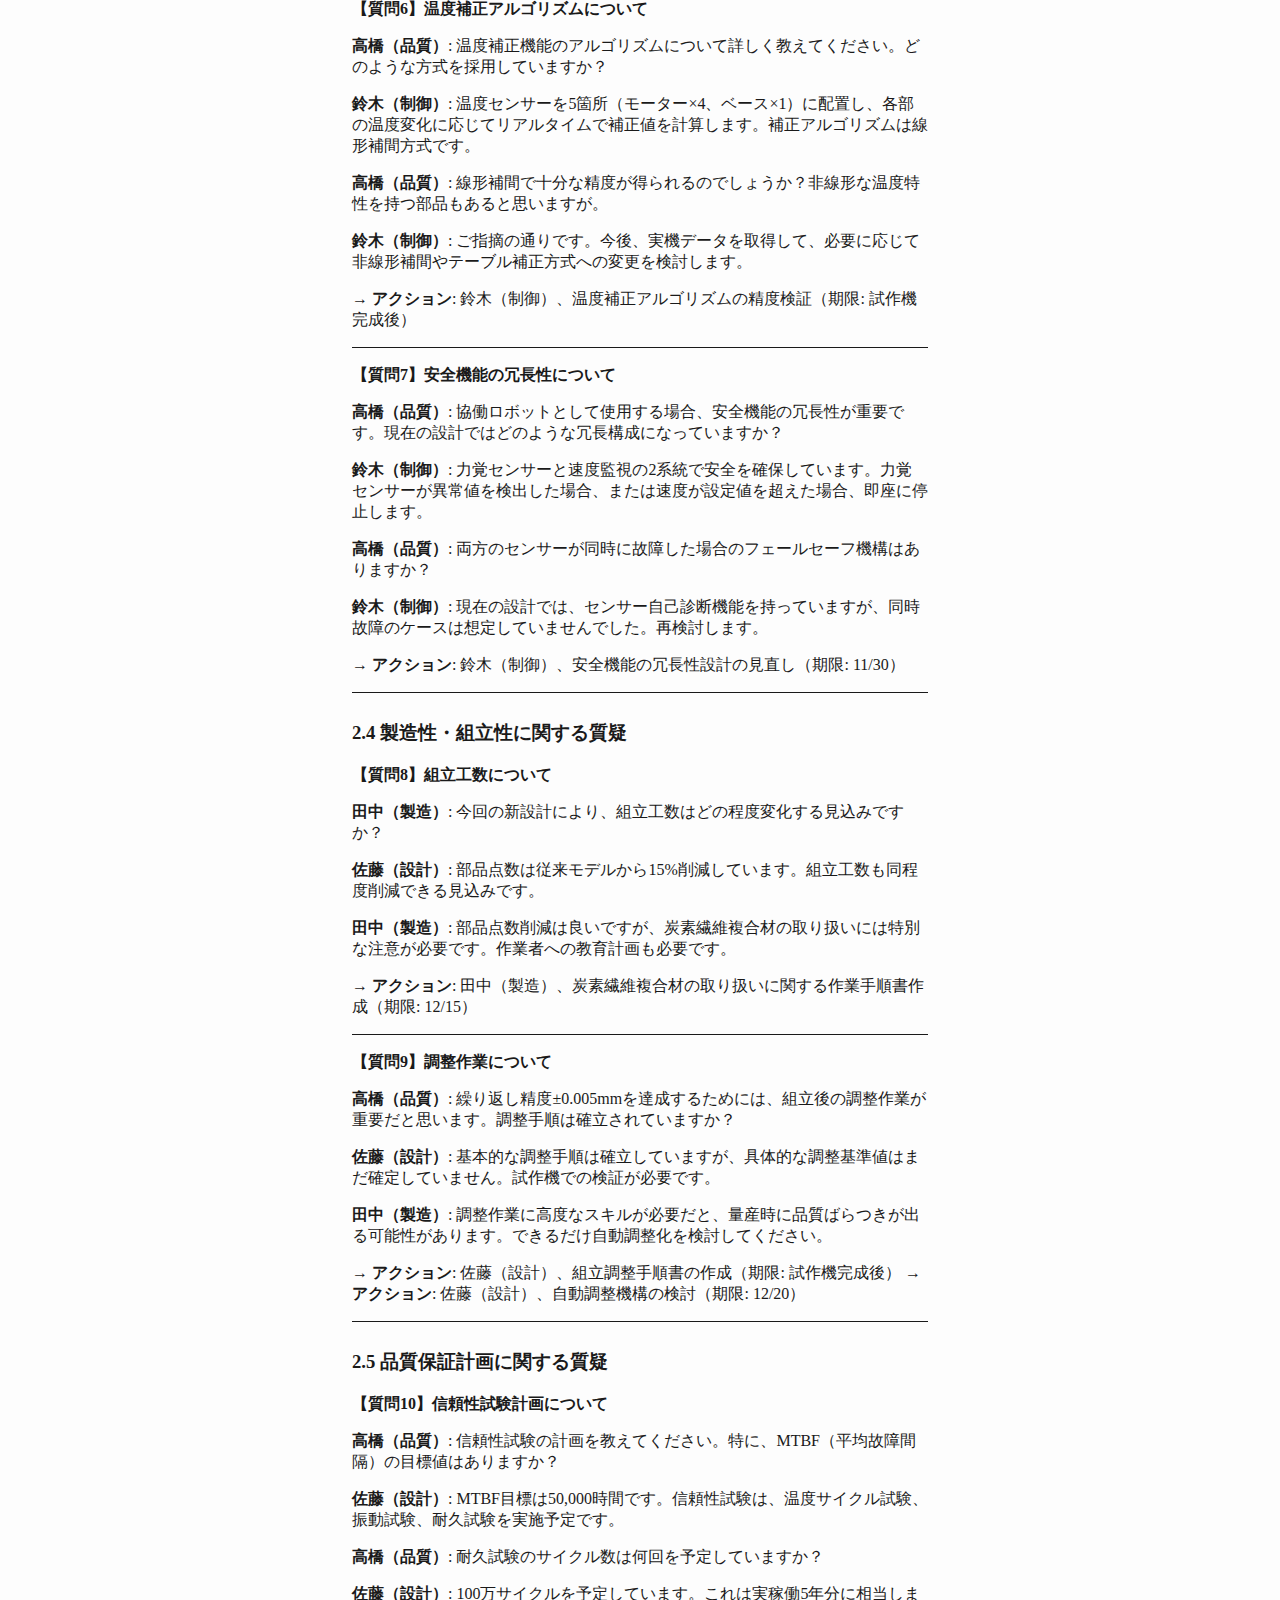
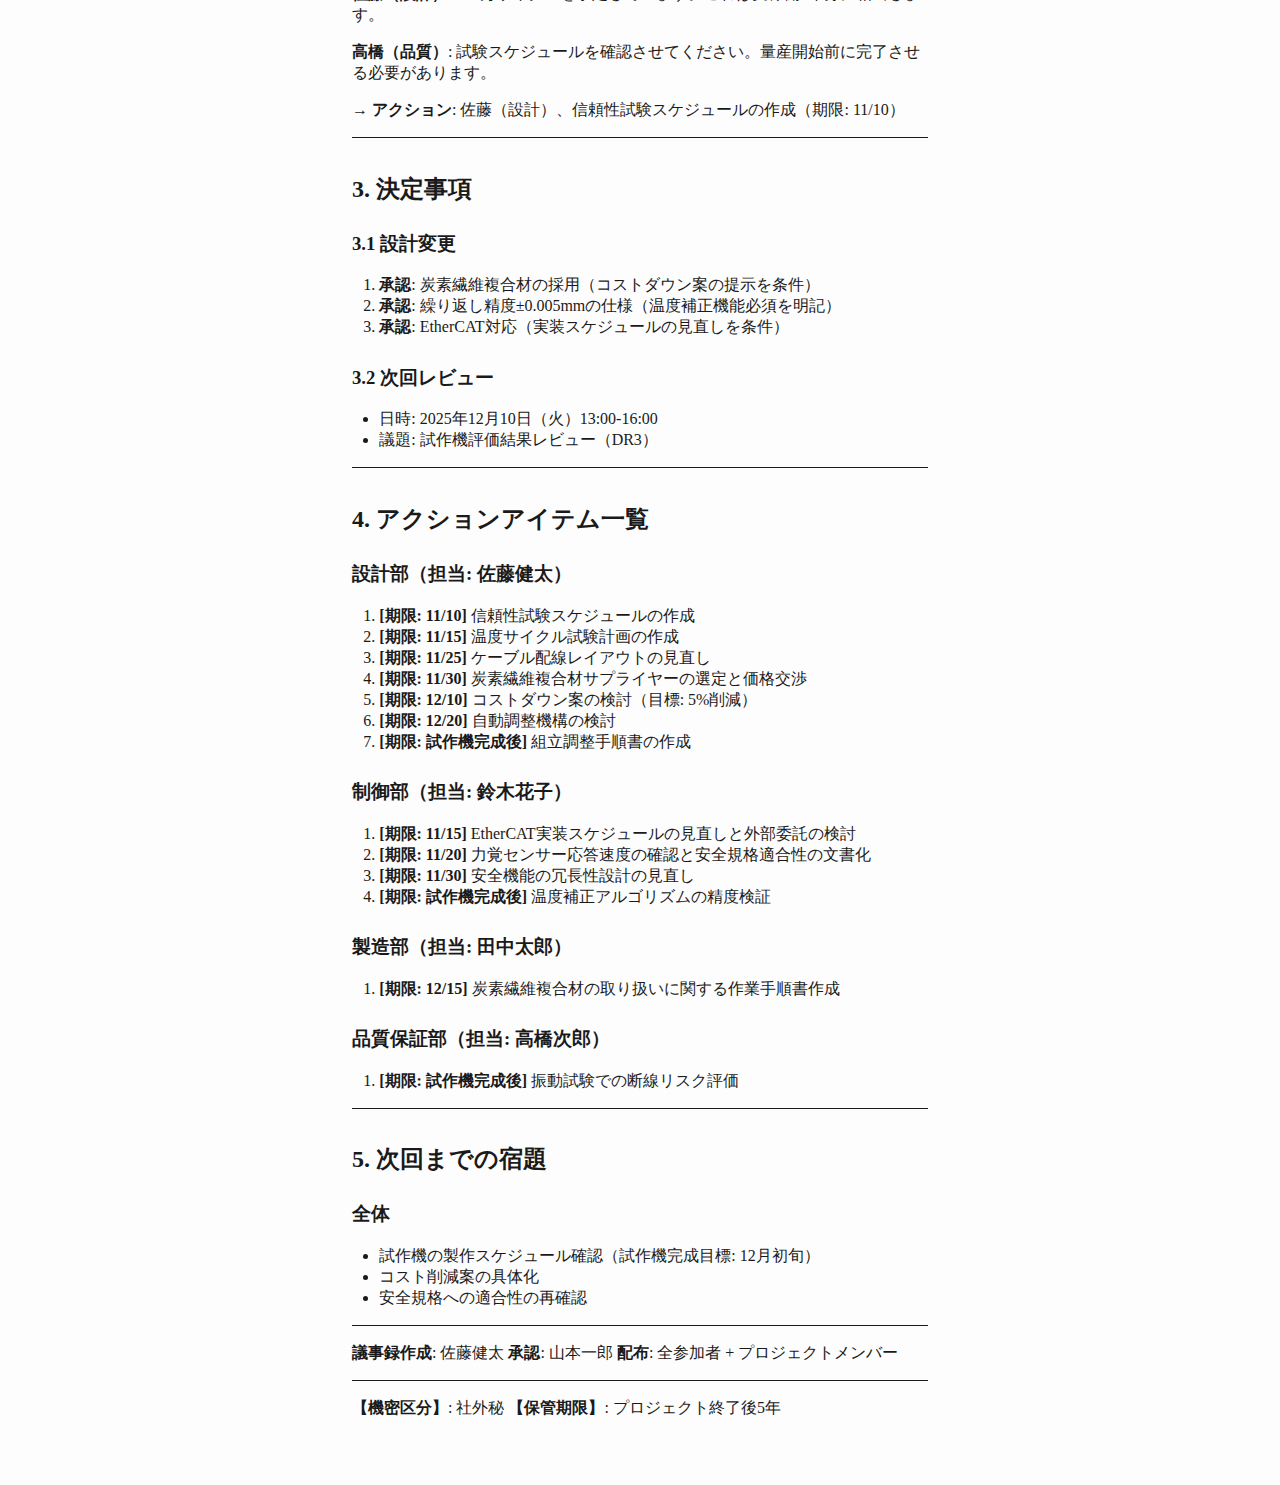
<file: gijiroku.html>
<!DOCTYPE html>
<html xmlns="http://www.w3.org/1999/xhtml" lang xml:lang>
<head>
  <meta charset="utf-8" />
  <meta name="generator" content="pandoc" />
  <meta name="viewport" content="width=device-width, initial-scale=1.0, user-scalable=yes" />
  <title>設計レビュー議事録</title>
  <style>

html {
color: #1a1a1a;
background-color: #fdfdfd;
}
body {
margin: 0 auto;
max-width: 36em;
padding-left: 50px;
padding-right: 50px;
padding-top: 50px;
padding-bottom: 50px;
hyphens: auto;
overflow-wrap: break-word;
text-rendering: optimizeLegibility;
font-kerning: normal;
}
@media (max-width: 600px) {
body {
font-size: 0.9em;
padding: 12px;
}
h1 {
font-size: 1.8em;
}
}
@media print {
html {
background-color: white;
}
body {
background-color: transparent;
color: black;
font-size: 12pt;
}
p, h2, h3 {
orphans: 3;
widows: 3;
}
h2, h3, h4 {
page-break-after: avoid;
}
}
p {
margin: 1em 0;
}
a {
color: #1a1a1a;
}
a:visited {
color: #1a1a1a;
}
img {
max-width: 100%;
}
svg {
height: auto;
max-width: 100%;
}
h1, h2, h3, h4, h5, h6 {
margin-top: 1.4em;
}
h5, h6 {
font-size: 1em;
font-style: italic;
}
h6 {
font-weight: normal;
}
ol, ul {
padding-left: 1.7em;
margin-top: 1em;
}
li > ol, li > ul {
margin-top: 0;
}
blockquote {
margin: 1em 0 1em 1.7em;
padding-left: 1em;
border-left: 2px solid #e6e6e6;
color: #606060;
}
code {
font-family: Menlo, Monaco, Consolas, 'Lucida Console', monospace;
font-size: 85%;
margin: 0;
hyphens: manual;
}
pre {
margin: 1em 0;
overflow: auto;
}
pre code {
padding: 0;
overflow: visible;
overflow-wrap: normal;
}
.sourceCode {
background-color: transparent;
overflow: visible;
}
hr {
border: none;
border-top: 1px solid #1a1a1a;
height: 1px;
margin: 1em 0;
}
table {
margin: 1em 0;
border-collapse: collapse;
width: 100%;
overflow-x: auto;
display: block;
font-variant-numeric: lining-nums tabular-nums;
}
table caption {
margin-bottom: 0.75em;
}
tbody {
margin-top: 0.5em;
border-top: 1px solid #1a1a1a;
border-bottom: 1px solid #1a1a1a;
}
th {
border-top: 1px solid #1a1a1a;
padding: 0.25em 0.5em 0.25em 0.5em;
}
td {
padding: 0.125em 0.5em 0.25em 0.5em;
}
header {
margin-bottom: 4em;
text-align: center;
}
#TOC li {
list-style: none;
}
#TOC ul {
padding-left: 1.3em;
}
#TOC > ul {
padding-left: 0;
}
#TOC a:not(:hover) {
text-decoration: none;
}
code{white-space: pre-wrap;}
span.smallcaps{font-variant: small-caps;}
div.columns{display: flex; gap: min(4vw, 1.5em);}
div.column{flex: auto; overflow-x: auto;}
div.hanging-indent{margin-left: 1.5em; text-indent: -1.5em;}

ul.task-list[class]{list-style: none;}
ul.task-list li input[type="checkbox"] {
font-size: inherit;
width: 0.8em;
margin: 0 0.8em 0.2em -1.6em;
vertical-align: middle;
}
.display.math{display: block; text-align: center; margin: 0.5rem auto;}
</style>
</head>
<body>
<header id="title-block-header">
<h1 class="title">設計レビュー議事録</h1>
</header>
<h1 id="設計レビュー議事録">設計レビュー議事録</h1>
<h2 id="会議情報">会議情報</h2>
<p><strong>プロジェクト名</strong>:
YK-TW次期モデル（YK-TW-NEO）開発プロジェクト <strong>会議名</strong>:
詳細設計レビュー（DR2） <strong>日時</strong>:
2025年11月1日（金）13:00-16:30 <strong>場所</strong>: 本社 第2会議室 +
オンライン併用 <strong>議長</strong>: 開発部 部長 山本一郎</p>
<p><strong>参加者</strong>: - 開発部:
山本一郎（部長）、佐藤健太（設計担当）、鈴木花子（制御担当） - 製造部:
田中太郎（製造技術担当）、高橋次郎（品質保証担当） - 営業部:
伊藤美咲（技術営業担当） - 調達部: 渡辺誠（調達担当）</p>
<hr />
<h2 id="議題">1. 議題</h2>
<h3 id="全体概要">1.1 全体概要</h3>
<p>YK-TW-NEO（次期スカラロボット）の詳細設計内容について、以下の観点からレビューを実施する。</p>
<ol type="1">
<li>機械設計（構造、精度、材料）</li>
<li>電気設計（制御基板、配線、センサー）</li>
<li>制御ソフトウェア（動作制御、安全機能）</li>
<li>製造性・組立性</li>
<li>品質保証計画</li>
</ol>
<h3 id="設計目標再確認">1.2 設計目標（再確認）</h3>
<ul>
<li>繰り返し精度: ±0.005mm（従来モデル±0.01mmから向上）</li>
<li>可搬重量: 5kg（従来3kgから向上）</li>
<li>サイクルタイム: 0.35秒（従来0.45秒から短縮）</li>
<li>温度補正機能: 標準搭載</li>
<li>PLC連携: Ethernet/IP、CC-Link、EtherCAT対応</li>
</ul>
<hr />
<h2 id="討議内容">2. 討議内容</h2>
<h3 id="機械設計に関する質疑">2.1 機械設計に関する質疑</h3>
<p><strong>【質問1】繰り返し精度±0.005mmの達成根拠について</strong></p>
<p><strong>伊藤（営業）</strong>:
顧客から±0.005mmの精度が本当に実現可能か懸念の声が上がっています。設計上の根拠を教えてください。</p>
<p><strong>佐藤（設計）</strong>: 以下3点の改善により達成可能です。 1.
ボールねじの精度グレードをC3からC5に向上 2.
アーム剛性を20%向上（炭素繊維複合材の採用） 3.
エンコーダ分解能を17bit→20bitに向上</p>
<p>ただし、温度変化±5℃の範囲内での精度保証となります。それ以上の温度変化がある環境では、温度補正機能の使用が必須です。</p>
<p><strong>高橋（品質）</strong>:
温度補正機能なしで±5℃の温度変化に対応できるというのは、どのような試験で確認しましたか？</p>
<p><strong>佐藤（設計）</strong>:
現時点ではシミュレーションのみです。実機での温度サイクル試験は試作機完成後に実施予定です。</p>
<p><strong>山本（議長）</strong>:
温度サイクル試験の計画を明確にしてください。試作機完成後すぐに実施し、結果を次回レビューで報告してください。</p>
<p><strong>→ アクション</strong>:
佐藤（設計）、温度サイクル試験計画を作成（期限: 11/15）</p>
<hr />
<p><strong>【質問2】可搬重量5kgへの増加に伴う安全性について</strong></p>
<p><strong>田中（製造）</strong>:
可搬重量が3kgから5kgに増加していますが、モーター容量やブレーキ容量は十分でしょうか？特に緊急停止時の制動距離が気になります。</p>
<p><strong>佐藤（設計）</strong>:
モーター容量は1.5倍に、ブレーキ容量は2倍に増強しています。制動距離は最大負荷時でも50mm以内に収まる計算です。</p>
<p><strong>高橋（品質）</strong>: ISO
10218-1の安全規格では、協働運転モードでの最大速度制限がありますが、5kg負荷時の最高速度は規格内に収まっていますか？</p>
<p><strong>鈴木（制御）</strong>:
現在の設計では、協働モードでは速度を250mm/sに制限する予定です。これは規格値の300mm/s以内なので問題ありません。ただし、力覚センサーの応答速度については再確認が必要です。</p>
<p><strong>山本（議長）</strong>:
力覚センサーの応答速度を確認し、安全規格への適合性を文書化してください。</p>
<p><strong>→ アクション</strong>:
鈴木（制御）、力覚センサー応答速度の確認と安全規格適合性の文書化（期限:
11/20）</p>
<hr />
<p><strong>【質問3】炭素繊維複合材の採用について</strong></p>
<p><strong>渡辺（調達）</strong>:
アーム材料に炭素繊維複合材を採用するとのことですが、サプライヤーは確定していますか？また、コストへの影響はどの程度でしょうか？</p>
<p><strong>佐藤（設計）</strong>:
サプライヤーは国内2社、海外1社を候補としています。まだ正式決定はしていません。コストは従来のアルミ合金と比較して約30%増加する見込みです。</p>
<p><strong>山本（議長）</strong>:
30%のコスト増は大きいですね。営業部門として販売価格への影響はどう考えていますか？</p>
<p><strong>伊藤（営業）</strong>:
高精度モデルとして、従来モデル＋20%程度の価格設定を想定しています。材料コスト30%増は利益率を圧迫するため、他の部分でコストダウンを検討する必要があります。</p>
<p><strong>→ アクション</strong>:
佐藤（設計）、炭素繊維複合材サプライヤーの選定と価格交渉（期限: 11/30）
<strong>→ アクション</strong>: 佐藤（設計）、コストダウン案の検討（目標:
5%削減、期限: 12/10）</p>
<hr />
<h3 id="電気設計に関する質疑">2.2 電気設計に関する質疑</h3>
<p><strong>【質問4】EtherCAT対応について</strong></p>
<p><strong>伊藤（営業）</strong>:
欧州の顧客から、EtherCAT対応の要望が強く出ています。今回のモデルで対応可能でしょうか？</p>
<p><strong>鈴木（制御）</strong>:
ハードウェアとしては、制御基板にEtherCAT通信チップを実装済みです。ただし、ソフトウェア側のプロトコルスタック実装がまだ完了していません。</p>
<p><strong>山本（議長）</strong>:
ソフトウェアの実装スケジュールはどうなっていますか？</p>
<p><strong>鈴木（制御）</strong>:
当初計画では量産開始後の対応予定でしたが、前倒しで対応したいと思います。ただし、開発リソースが不足しているため、外部委託も検討したいです。</p>
<p><strong>→ アクション</strong>:
鈴木（制御）、EtherCAT実装スケジュールの見直しと外部委託の検討（期限:
11/15）</p>
<hr />
<p><strong>【質問5】ケーブル配線の取り回しについて</strong></p>
<p><strong>田中（製造）</strong>:
試作図面を見ましたが、制御基板へのケーブル配線がかなり密集しています。組立時に作業性が悪くなる懸念があります。</p>
<p><strong>佐藤（設計）</strong>:
ご指摘の通り、現設計ではケーブルが密集しています。コネクタの配置を見直して、配線の取り回しを改善します。</p>
<p><strong>田中（製造）</strong>:
また、ケーブルの固定方法も検討してください。振動試験で断線リスクがないか心配です。</p>
<p><strong>→ アクション</strong>:
佐藤（設計）、ケーブル配線レイアウトの見直し（期限: 11/25） <strong>→
アクション</strong>: 高橋（品質）、振動試験での断線リスク評価（期限:
試作機完成後）</p>
<hr />
<h3 id="制御ソフトウェアに関する質疑">2.3
制御ソフトウェアに関する質疑</h3>
<p><strong>【質問6】温度補正アルゴリズムについて</strong></p>
<p><strong>高橋（品質）</strong>:
温度補正機能のアルゴリズムについて詳しく教えてください。どのような方式を採用していますか？</p>
<p><strong>鈴木（制御）</strong>:
温度センサーを5箇所（モーター×4、ベース×1）に配置し、各部の温度変化に応じてリアルタイムで補正値を計算します。補正アルゴリズムは線形補間方式です。</p>
<p><strong>高橋（品質）</strong>:
線形補間で十分な精度が得られるのでしょうか？非線形な温度特性を持つ部品もあると思いますが。</p>
<p><strong>鈴木（制御）</strong>:
ご指摘の通りです。今後、実機データを取得して、必要に応じて非線形補間やテーブル補正方式への変更を検討します。</p>
<p><strong>→ アクション</strong>:
鈴木（制御）、温度補正アルゴリズムの精度検証（期限: 試作機完成後）</p>
<hr />
<p><strong>【質問7】安全機能の冗長性について</strong></p>
<p><strong>高橋（品質）</strong>:
協働ロボットとして使用する場合、安全機能の冗長性が重要です。現在の設計ではどのような冗長構成になっていますか？</p>
<p><strong>鈴木（制御）</strong>:
力覚センサーと速度監視の2系統で安全を確保しています。力覚センサーが異常値を検出した場合、または速度が設定値を超えた場合、即座に停止します。</p>
<p><strong>高橋（品質）</strong>:
両方のセンサーが同時に故障した場合のフェールセーフ機構はありますか？</p>
<p><strong>鈴木（制御）</strong>:
現在の設計では、センサー自己診断機能を持っていますが、同時故障のケースは想定していませんでした。再検討します。</p>
<p><strong>→ アクション</strong>:
鈴木（制御）、安全機能の冗長性設計の見直し（期限: 11/30）</p>
<hr />
<h3 id="製造性組立性に関する質疑">2.4 製造性・組立性に関する質疑</h3>
<p><strong>【質問8】組立工数について</strong></p>
<p><strong>田中（製造）</strong>:
今回の新設計により、組立工数はどの程度変化する見込みですか？</p>
<p><strong>佐藤（設計）</strong>:
部品点数は従来モデルから15%削減しています。組立工数も同程度削減できる見込みです。</p>
<p><strong>田中（製造）</strong>:
部品点数削減は良いですが、炭素繊維複合材の取り扱いには特別な注意が必要です。作業者への教育計画も必要です。</p>
<p><strong>→ アクション</strong>:
田中（製造）、炭素繊維複合材の取り扱いに関する作業手順書作成（期限:
12/15）</p>
<hr />
<p><strong>【質問9】調整作業について</strong></p>
<p><strong>高橋（品質）</strong>:
繰り返し精度±0.005mmを達成するためには、組立後の調整作業が重要だと思います。調整手順は確立されていますか？</p>
<p><strong>佐藤（設計）</strong>:
基本的な調整手順は確立していますが、具体的な調整基準値はまだ確定していません。試作機での検証が必要です。</p>
<p><strong>田中（製造）</strong>:
調整作業に高度なスキルが必要だと、量産時に品質ばらつきが出る可能性があります。できるだけ自動調整化を検討してください。</p>
<p><strong>→ アクション</strong>:
佐藤（設計）、組立調整手順書の作成（期限: 試作機完成後） <strong>→
アクション</strong>: 佐藤（設計）、自動調整機構の検討（期限: 12/20）</p>
<hr />
<h3 id="品質保証計画に関する質疑">2.5 品質保証計画に関する質疑</h3>
<p><strong>【質問10】信頼性試験計画について</strong></p>
<p><strong>高橋（品質）</strong>:
信頼性試験の計画を教えてください。特に、MTBF（平均故障間隔）の目標値はありますか？</p>
<p><strong>佐藤（設計）</strong>:
MTBF目標は50,000時間です。信頼性試験は、温度サイクル試験、振動試験、耐久試験を実施予定です。</p>
<p><strong>高橋（品質）</strong>:
耐久試験のサイクル数は何回を予定していますか？</p>
<p><strong>佐藤（設計）</strong>:
100万サイクルを予定しています。これは実稼働5年分に相当します。</p>
<p><strong>高橋（品質）</strong>:
試験スケジュールを確認させてください。量産開始前に完了させる必要があります。</p>
<p><strong>→ アクション</strong>:
佐藤（設計）、信頼性試験スケジュールの作成（期限: 11/10）</p>
<hr />
<h2 id="決定事項">3. 決定事項</h2>
<h3 id="設計変更">3.1 設計変更</h3>
<ol type="1">
<li><strong>承認</strong>:
炭素繊維複合材の採用（コストダウン案の提示を条件）</li>
<li><strong>承認</strong>:
繰り返し精度±0.005mmの仕様（温度補正機能必須を明記）</li>
<li><strong>承認</strong>:
EtherCAT対応（実装スケジュールの見直しを条件）</li>
</ol>
<h3 id="次回レビュー">3.2 次回レビュー</h3>
<ul>
<li>日時: 2025年12月10日（火）13:00-16:00</li>
<li>議題: 試作機評価結果レビュー（DR3）</li>
</ul>
<hr />
<h2 id="アクションアイテム一覧">4. アクションアイテム一覧</h2>
<h3 id="設計部担当-佐藤健太">設計部（担当: 佐藤健太）</h3>
<ol type="1">
<li><strong>[期限: 11/10]</strong> 信頼性試験スケジュールの作成</li>
<li><strong>[期限: 11/15]</strong> 温度サイクル試験計画の作成</li>
<li><strong>[期限: 11/25]</strong> ケーブル配線レイアウトの見直し</li>
<li><strong>[期限: 11/30]</strong>
炭素繊維複合材サプライヤーの選定と価格交渉</li>
<li><strong>[期限: 12/10]</strong> コストダウン案の検討（目標:
5%削減）</li>
<li><strong>[期限: 12/20]</strong> 自動調整機構の検討</li>
<li><strong>[期限: 試作機完成後]</strong> 組立調整手順書の作成</li>
</ol>
<h3 id="制御部担当-鈴木花子">制御部（担当: 鈴木花子）</h3>
<ol type="1">
<li><strong>[期限: 11/15]</strong>
EtherCAT実装スケジュールの見直しと外部委託の検討</li>
<li><strong>[期限: 11/20]</strong>
力覚センサー応答速度の確認と安全規格適合性の文書化</li>
<li><strong>[期限: 11/30]</strong> 安全機能の冗長性設計の見直し</li>
<li><strong>[期限: 試作機完成後]</strong>
温度補正アルゴリズムの精度検証</li>
</ol>
<h3 id="製造部担当-田中太郎">製造部（担当: 田中太郎）</h3>
<ol type="1">
<li><strong>[期限: 12/15]</strong>
炭素繊維複合材の取り扱いに関する作業手順書作成</li>
</ol>
<h3 id="品質保証部担当-高橋次郎">品質保証部（担当: 高橋次郎）</h3>
<ol type="1">
<li><strong>[期限: 試作機完成後]</strong>
振動試験での断線リスク評価</li>
</ol>
<hr />
<h2 id="次回までの宿題">5. 次回までの宿題</h2>
<h3 id="全体">全体</h3>
<ul>
<li>試作機の製作スケジュール確認（試作機完成目標: 12月初旬）</li>
<li>コスト削減案の具体化</li>
<li>安全規格への適合性の再確認</li>
</ul>
<hr />
<p><strong>議事録作成</strong>: 佐藤健太 <strong>承認</strong>: 山本一郎
<strong>配布</strong>: 全参加者 + プロジェクトメンバー</p>
<hr />
<p><strong>【機密区分】</strong>: 社外秘 <strong>【保管期限】</strong>:
プロジェクト終了後5年</p>
</body>
</html>
</file>
<file: css/style.css>
* {
    margin: 0;
    padding: 0;
    box-sizing: border-box;
}

:root {
    /* Atlassian Design Colors */
    --primary-color: #0052CC;
    --secondary-color: #36B37E;
    --accent-color: #FF5630;
    --text-color: #172B4D;
    --text-secondary: #6B778C;
    --light-bg: #F4F5F7;
    --white: #FFFFFF;
    --gray: #97A0AF;
    --success: #36B37E;
    --warning: #FFAB00;
    --error: #DE350B;
    --neutral: #DFE1E6;
    --brand: #0052CC;
    --elevation-shadow: 0 2px 6px rgba(3, 102, 214, 0.15);
}

body {
    font-family: -apple-system, BlinkMacSystemFont, 'Segoe UI', 'Roboto', 'Noto Sans', 'Ubuntu', 'Droid Sans', 'Helvetica Neue', sans-serif;
    line-height: 1.5;
    color: var(--text-color);
    background: var(--light-bg);
    overflow: hidden;
    height: 100vh;
    font-weight: 400;
}

.presentation-container {
    height: 100vh;
    width: 100vw;
    position: relative;
}

.slide {
    display: none;
    width: 100vw;
    height: 100vh;
    background: var(--white);
    padding: 60px;
    position: absolute;
    top: 0;
    left: 0;
    overflow-y: auto;
    animation: slideIn 0.6s cubic-bezier(0.23, 1, 0.32, 1);
}

.slide.active {
    display: block;
}

@keyframes slideIn {
    from {
        opacity: 0;
        transform: translateY(30px) scale(0.98);
    }
    to {
        opacity: 1;
        transform: translateY(0) scale(1);
    }
}

/* タイトルスライド */
.title-slide {
    text-align: center;
    display: flex !important;
    flex-direction: column;
    justify-content: center;
    background: #ffffff;
    color: var(--text-color);
}

.title-slide h1 {
    font-size: 3.2em;
    margin-bottom: 30px;
    font-weight: 700;
    letter-spacing: 2px;
    color: var(--primary-color);
    line-height: 1.3;
}

.title-slide .subtitle {
    font-size: 1.6em;
    margin-bottom: 40px;
    color: var(--text-secondary);
    font-weight: 400;
}

.title-slide .divider {
    width: 120px;
    height: 4px;
    background: var(--primary-color);
    margin: 40px auto;
    border-radius: 2px;
}

.title-slide .date {
    font-size: 1.2em;
    opacity: 0.8;
}

/* 通常スライド - Atlassian Typography (Large Sizes) */
h1 {
    font-size: 3rem;
    margin-bottom: 32px;
    color: var(--text-color);
    border-bottom: 2px solid var(--primary-color);
    padding-bottom: 16px;
    font-weight: 600;
    letter-spacing: -0.01em;
}

h2 {
    font-size: 2.25rem;
    margin: 24px 0 16px 0;
    color: var(--text-color);
    font-weight: 600;
    letter-spacing: -0.01em;
}

h3 {
    font-size: 1.75rem;
    margin: 20px 0 12px 0;
    color: var(--text-color);
    font-weight: 600;
}

/* テキスト - Atlassian Typography (Large Sizes) */
p {
    font-size: 1.25rem;
    margin: 16px 0;
    line-height: 1.6;
    color: var(--text-color);
}

ul, ol {
    margin: 16px 0;
    padding-left: 24px;
}

li {
    margin: 10px 0;
    font-size: 1.25rem;
    line-height: 1.6;
    color: var(--text-color);
}

/* コードブロック - Atlassian Design (Extra Large Sizes) */
.code-container {
    position: relative;
    margin: 24px 0;
}

pre {
    background: #F4F5F7;
    border: 1px solid var(--neutral);
    border-radius: 6px;
    padding: 24px;
    margin: 0;
    overflow-x: auto;
    font-size: 1.125rem;
    line-height: 1.7;
    box-shadow: var(--elevation-shadow);
}

.copy-button {
    position: absolute;
    top: 8px;
    right: 8px;
    background: var(--white);
    border: 1px solid var(--neutral);
    border-radius: 4px;
    padding: 6px 12px;
    font-size: 0.875rem;
    color: var(--text-secondary);
    cursor: pointer;
    display: flex;
    align-items: center;
    gap: 4px;
    transition: all 0.2s ease-in-out;
    box-shadow: var(--elevation-shadow);
}

.copy-button:hover {
    background: var(--light-bg);
    border-color: var(--primary-color);
    color: var(--primary-color);
}

.copy-button.copied {
    background: var(--success);
    border-color: var(--success);
    color: var(--white);
}

code {
    font-family: 'SFMono-Regular', 'Monaco', 'Consolas', 'Liberation Mono', 'Courier New', monospace;
    color: var(--text-color);
    background: #F4F5F7;
    padding: 4px 8px;
    border-radius: 3px;
    font-size: 1.125rem;
}

/* 強調 - Atlassian Design */
.highlight {
    background: rgba(0, 82, 204, 0.1);
    padding: 2px 6px;
    border-radius: 3px;
    font-weight: 500;
    color: var(--primary-color);
}

.highlight-box {
    background: var(--light-bg);
    border-left: 4px solid var(--primary-color);
    padding: 20px;
    margin: 20px 0;
    border-radius: 0 6px 6px 0;
    font-size: 1.25rem;
    line-height: 1.6;
}

/* カード - Atlassian Design */
.card {
    background: var(--white);
    border-radius: 8px;
    padding: 24px;
    margin: 24px 0;
    box-shadow: var(--elevation-shadow);
    border: 1px solid var(--neutral);
    transition: box-shadow 0.2s ease-in-out, transform 0.2s ease-in-out;
}

.card:hover {
    box-shadow: 0 4px 12px rgba(3, 102, 214, 0.25);
    transform: translateY(-2px);
}

.card.success {
    border-left: 4px solid var(--success);
    background: linear-gradient(90deg, rgba(54, 179, 126, 0.05), var(--white));
}

.card.warning {
    border-left: 4px solid var(--warning);
    background: linear-gradient(90deg, rgba(255, 171, 0, 0.05), var(--white));
}

.card.error {
    border-left: 4px solid var(--error);
    background: linear-gradient(90deg, rgba(222, 53, 11, 0.05), var(--white));
}

/* 比較レイアウト */
.comparison {
    display: grid;
    grid-template-columns: 1fr 1fr;
    gap: 40px;
    margin: 40px 0;
}

.comparison-item {
    padding: 30px;
    border-radius: 15px;
    box-shadow: 0 8px 30px rgba(0, 0, 0, 0.1);
}

.before {
    background: linear-gradient(135deg, #ff9a9e 0%, #fecfef 100%);
    color: var(--white);
}

.after {
    background: linear-gradient(135deg, #a8edea 0%, #fed6e3 100%);
    color: var(--primary-color);
}

/* Result boxes for prompt examples */
.result-box {
    margin-top: 15px;
    padding: 12px;
    border-radius: 8px;
    font-size: 0.9em;
    line-height: 1.4;
}

.result-box.error {
    background: rgba(255, 255, 255, 0.2);
    border: 2px solid rgba(255, 255, 255, 0.4);
    color: var(--white);
}

.result-box.success {
    background: rgba(54, 179, 126, 0.1);
    border: 2px solid var(--success);
    color: var(--text-color);
}

.before h3, .after h3 {
    margin-top: 0;
}

/* プロンプト例と出力例のスタイル */
.prompt-example, .output-example {
    background: var(--light-bg);
    border-radius: 12px;
    padding: 25px;
    margin: 20px 0;
}

.prompt-example h3, .output-example h3 {
    color: var(--primary-color);
    margin-bottom: 15px;
    font-size: 1.2em;
}

.prompt-example pre, .output-example pre {
    background: var(--white);
    border: 2px solid var(--neutral);
    padding: 20px;
    border-radius: 8px;
    overflow-x: auto;
}

/* 画像 */
img {
    max-width: 100%;
    height: auto;
    border-radius: 15px;
    box-shadow: 0 8px 30px rgba(0, 0, 0, 0.1);
    margin: 30px 0;
    border: 3px solid var(--light-bg);
}

.image-container {
    text-align: center;
    margin: 30px 0;
}

.image-caption {
    font-size: 1.1em;
    color: var(--gray);
    margin-top: 15px;
    font-style: italic;
}

/* ナビゲーション（非表示） */
.nav-controls {
    position: fixed;
    bottom: 30px;
    right: 30px;
    display: flex;
    gap: 20px;
    z-index: 1001;
    background: var(--white);
    padding: 15px 25px;
    border-radius: 12px;
    box-shadow: 0 4px 12px rgba(0, 0, 0, 0.15);
}

.nav-btn {
    padding: 12px 24px;
    background: var(--primary-color);
    color: var(--white);
    border: none;
    border-radius: 8px;
    font-size: 16px;
    font-weight: 500;
    cursor: pointer;
    transition: all 0.3s ease;
    display: flex;
    align-items: center;
    gap: 8px;
}

.nav-btn:hover:not(:disabled) {
    background: #0747A6;
    transform: translateY(-2px);
    box-shadow: 0 4px 8px rgba(0, 82, 204, 0.3);
}

.nav-btn:active:not(:disabled) {
    transform: translateY(0);
}

.nav-btn:disabled {
    background: var(--gray);
    cursor: not-allowed;
    opacity: 0.5;
}

.slide-counter {
    display: flex;
    align-items: center;
    padding: 0 15px;
    font-weight: 500;
    color: var(--text-secondary);
    font-size: 16px;
}

/* プログレスバー - Atlassian Design */
.progress-bar {
    position: fixed;
    top: 0;
    left: 0;
    width: 100%;
    height: 4px;
    background: var(--neutral);
    z-index: 1000;
}

.progress-fill {
    height: 100%;
    background: var(--primary-color);
    transition: width 0.3s ease-in-out;
    border-radius: 0 2px 2px 0;
}

/* スライド番号 - Atlassian Design */
.slide-number {
    position: fixed;
    top: 24px;
    right: 24px;
    background: var(--white);
    padding: 8px 16px;
    border-radius: 6px;
    box-shadow: var(--elevation-shadow);
    font-weight: 500;
    color: var(--text-secondary);
    z-index: 1000;
    font-size: 0.875rem;
    border: 1px solid var(--neutral);
}

/* PC専用設計のためレスポンシブコードを削除 */

/* 特殊要素 */
.step-number {
    display: inline-flex;
    width: 32px;
    height: 32px;
    background: var(--primary-color);
    color: var(--white);
    border-radius: 50%;
    align-items: center;
    justify-content: center;
    font-weight: 600;
    margin-right: 12px;
    font-size: 0.875rem;
}

.feature-grid {
    display: grid;
    grid-template-columns: repeat(auto-fit, minmax(250px, 1fr));
    gap: 25px;
    margin: 40px 0;
}

.feature-item {
    background: var(--white);
    padding: 24px;
    border-radius: 8px;
    text-align: center;
    transition: box-shadow 0.2s ease-in-out, transform 0.2s ease-in-out;
    border: 1px solid var(--neutral);
    box-shadow: var(--elevation-shadow);
}

.feature-item:hover {
    transform: translateY(-2px);
    box-shadow: 0 4px 12px rgba(3, 102, 214, 0.25);
}

.feature-icon {
    font-size: 3em;
    margin-bottom: 20px;
    color: var(--primary-color);
    display: flex;
    justify-content: center;
    align-items: center;
    width: 80px;
    height: 80px;
    background: rgba(0, 82, 204, 0.1);
    border-radius: 50%;
    margin: 0 auto 20px;
}

.summary-box {
    background: linear-gradient(135deg, var(--primary-color) 0%, var(--secondary-color) 100%);
    color: var(--white);
    padding: 40px;
    border-radius: 20px;
    margin: 40px 0;
    text-align: center;
}

.summary-box h2 {
    color: var(--white);
    margin-bottom: 20px;
}

.url-link {
    font-size: 1.1em;
    color: var(--secondary-color);
    text-decoration: underline;
    margin: 20px 0;
    display: block;
}

/* リンクをクリック可能にする */
a {
    color: var(--secondary-color);
    text-decoration: underline;
    cursor: pointer;
}

a:hover {
    color: var(--accent-color);
    text-decoration: none;
}

.center-content {
    display: flex;
    flex-direction: column;
    justify-content: center;
    height: 80vh;
}

/* iframeコンテナ */
.iframe-container {
    width: 100%;
    height: calc(100vh - 250px);
    border: 2px solid var(--neutral);
    border-radius: 12px;
    overflow: hidden;
    box-shadow: var(--elevation-shadow);
    background: var(--white);
}

.iframe-container iframe {
    width: 100%;
    height: 100%;
    border: none;
}

/* ダウンロードボタン */
.download-btn {
    display: inline-flex;
    align-items: center;
    gap: 8px;
    background: var(--secondary-color);
    color: var(--white);
    padding: 12px 24px;
    border-radius: 8px;
    text-decoration: none;
    font-weight: 600;
    font-size: 1rem;
    transition: all 0.3s ease;
    box-shadow: var(--elevation-shadow);
}

.download-btn:hover {
    background: #2a9566;
    transform: translateY(-2px);
    box-shadow: 0 4px 12px rgba(54, 179, 126, 0.3);
    color: var(--white);
    text-decoration: none;
}

.download-btn i {
    font-size: 1.1em;
}
</file>
